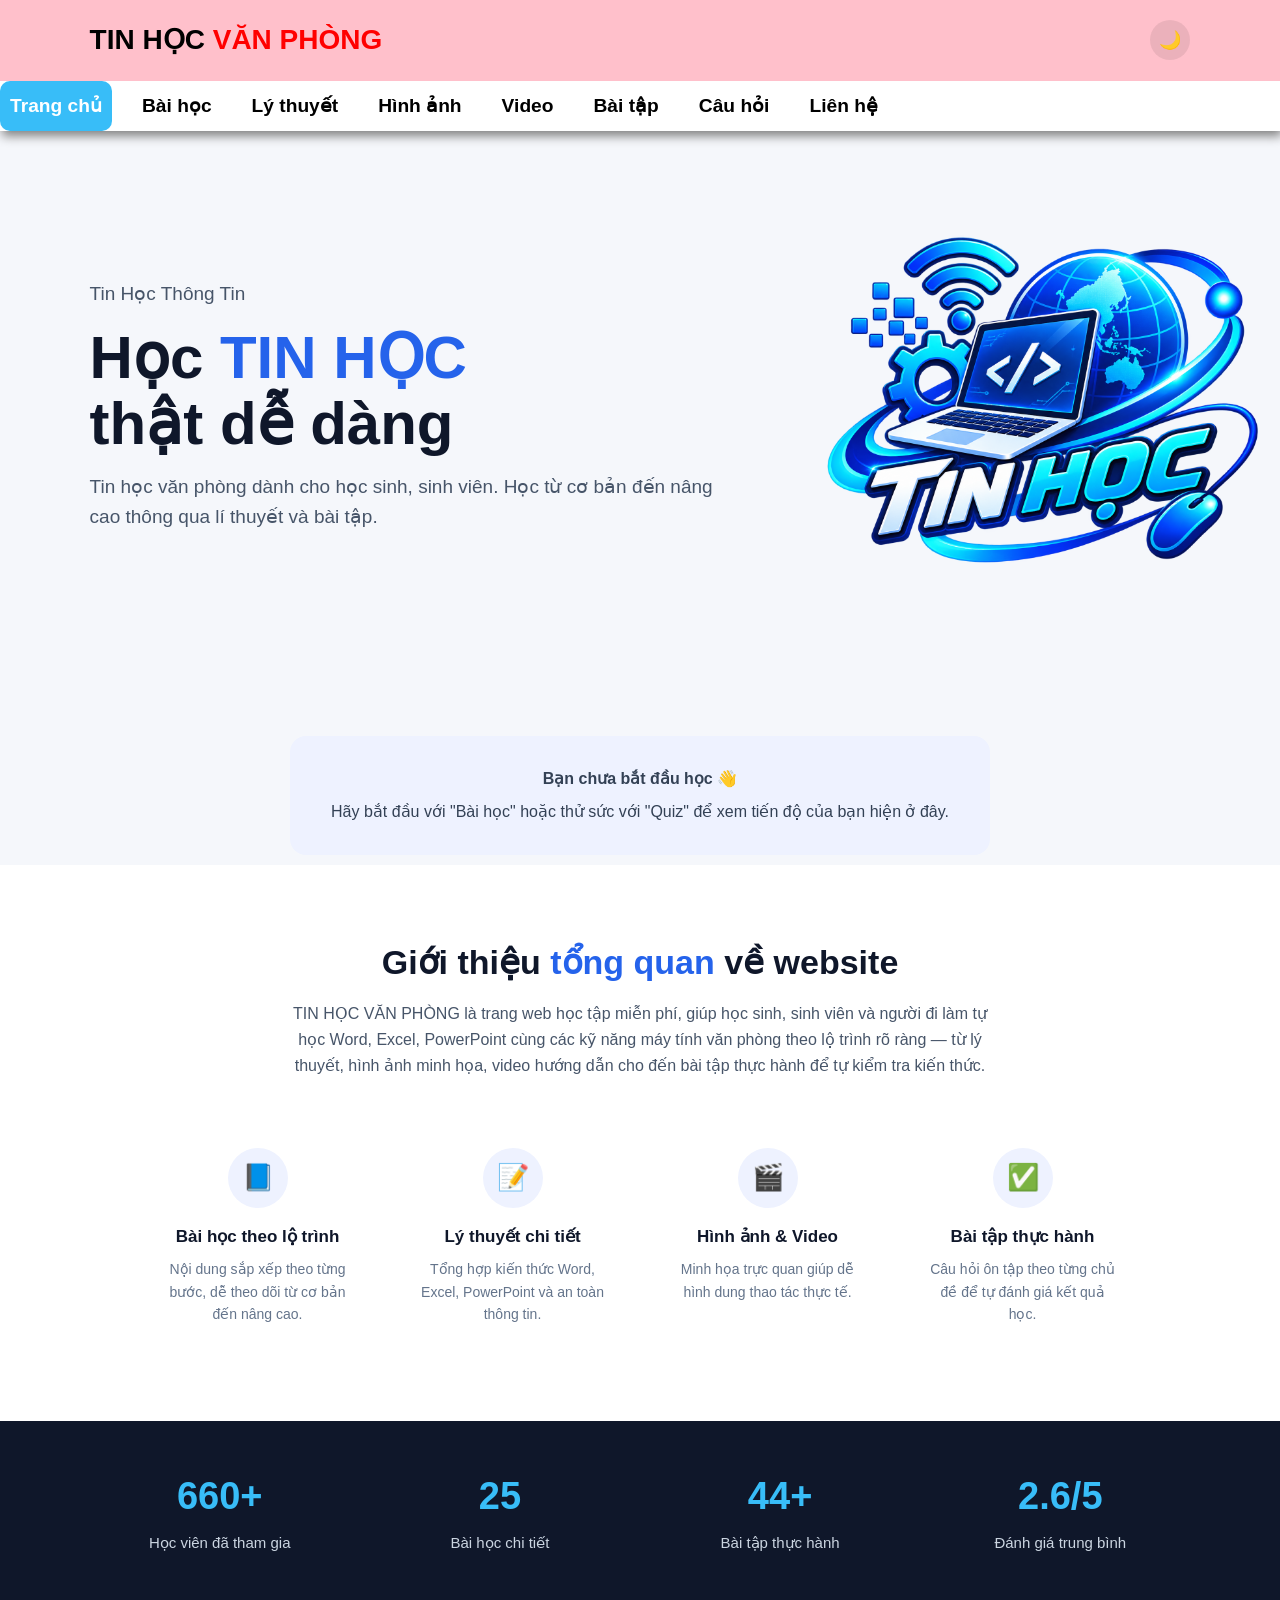
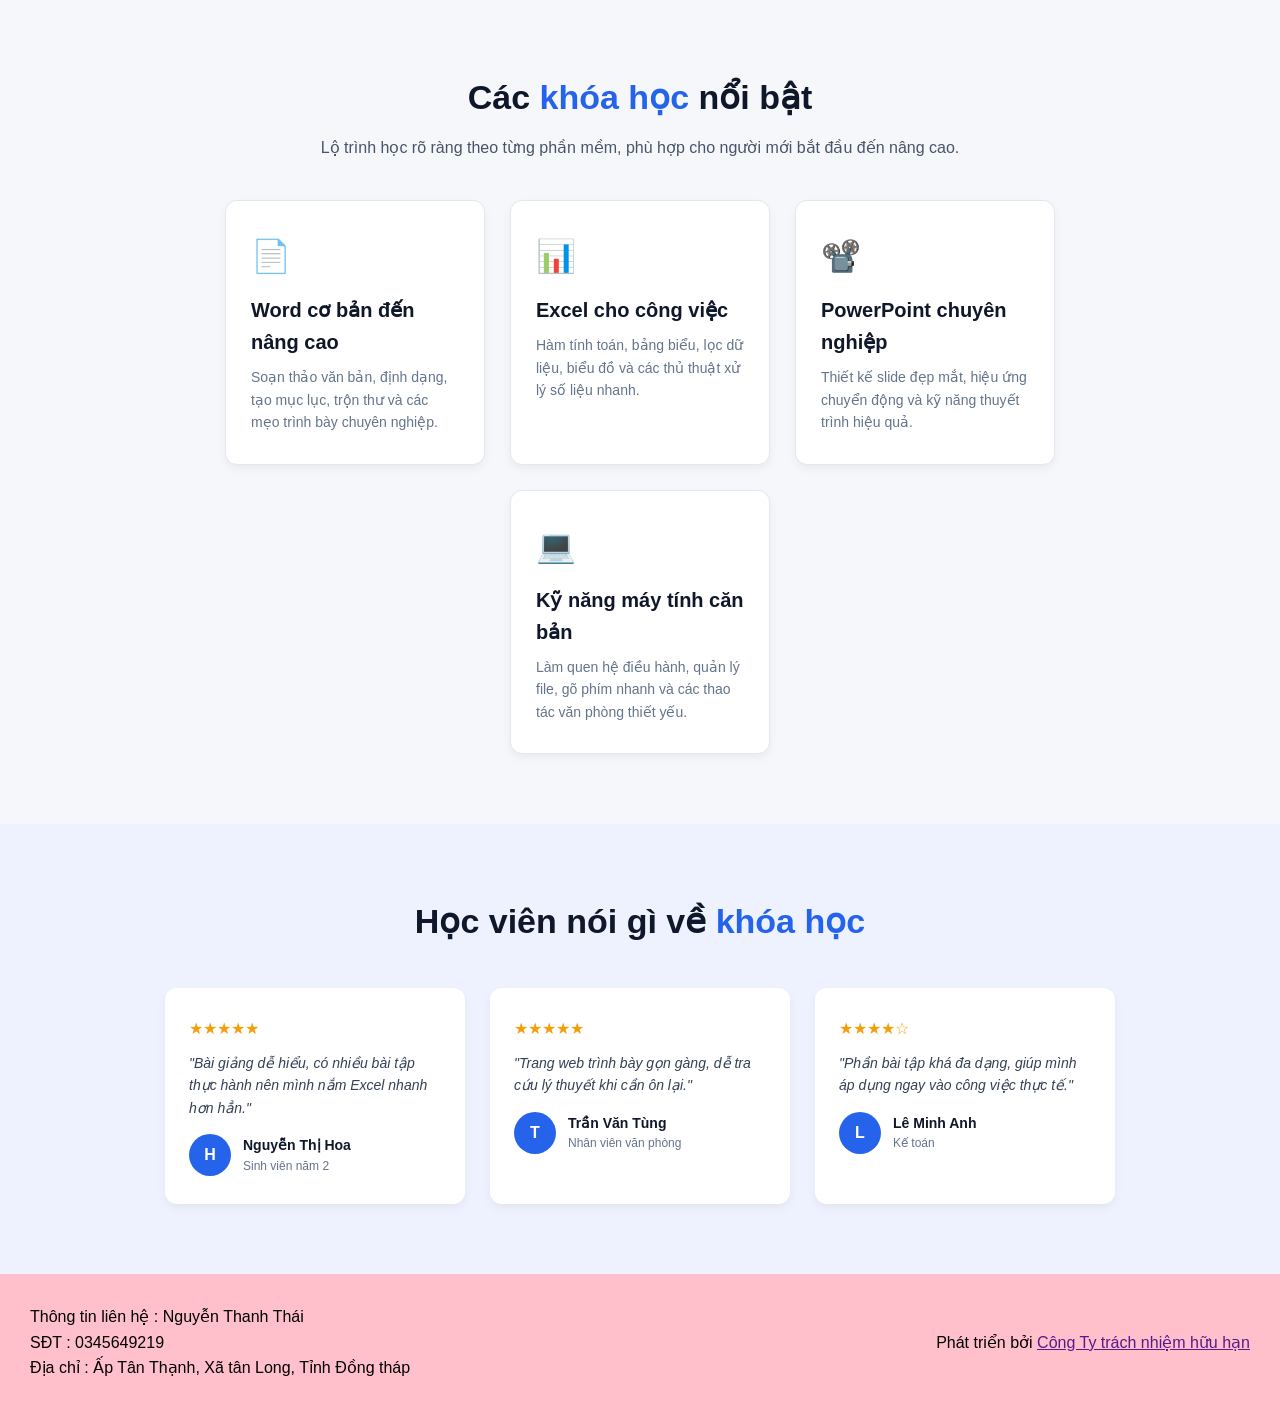
<file: index.html>
<!DOCTYPE html>
<html lang="vi">
<head>
    <meta charset="UTF-8">
    <meta name="viewport" content="width=device-width, initial-scale=1.0">

    <title>TIN HỌC VĂN PHÒNG</title>

    <style>
        * {
            margin: 0;
            padding: 0;
            box-sizing: border-box;
        }
        body {
            font-family: Arial, sans-serif;
            background: #f5f7fb;
            color: #1e293b;
            line-height: 1.6;
        }
        header {
            background: pink;
            color: rgb(0, 0, 0);
            padding: 18px 7%;
            display: flex;
            justify-content: right;
            align-items: center;
            position: sticky;
            top: 0;
            z-index: 1000;
        }
        .tieude{
            font-size: 28px;
            font-weight: bold;
        }
        .tieude span{
            color: red;
        }
        nav {
            height: 50px;
            display: flex;
            gap: 20px;
            background-color: white;
            box-shadow: 2px 5px 10px gray;
        }
        nav a {
            color: black;
            text-decoration: none;
            font-weight: bold;
            font-size: larger;
            border-top: 0px;
            padding:10px ;
            align-items: center;
        }
        nav a:hover {
            background-color: aqua;
            color: #38bdf8;
            gap: 20px;
            border-radius: 10px;
        }
        .trangchu {
            height: 550px;
            padding: 80px 7%;
            display:flex;
            justify-self: space-between;
            align-items: center;
            gap: 50px;
        }
        .trangchu h1 {
            font-size: 60px;
            line-height: 1.1;
            color: #0f172a;
            margin: 15px 0;
        }
        .trangchu h1 span {
            color: #2563eb;
        }
        .trangchu p {
            font-size: 19px;
            color: #475569;
            width: 650px;
        }   
        img {
            width: 500px;
            height: auto;
            margin: 0;
            padding: 0px;
        }
        /* ===== Thống kê / tính năng nổi bật ===== */
        .thongke {
            background: #0f172a;
            color: #fff;
            padding: 45px 7%;
            display: flex;
            justify-content: space-between;
            flex-wrap: wrap;
            gap: 20px;
            text-align: center;
        }
        .thongke .item {
            flex: 1;
            min-width: 150px;
        }
        .thongke .item .so {
            font-size: 38px;
            font-weight: bold;
            color: #38bdf8;
        }
        .thongke .item .nhan {
            font-size: 15px;
            color: #cbd5e1;
            margin-top: 5px;
        }

        /* ===== Giới thiệu khóa học ===== */
        .khoahoc {
            padding: 70px 7%;
            text-align: center;
        }
        .khoahoc h2 {
            font-size: 34px;
            color: #0f172a;
        }
        .khoahoc h2 span {
            color: #2563eb;
        }
        .khoahoc > p {
            color: #475569;
            max-width: 650px;
            margin: 10px auto 40px;
        }
        .khoahoc-list {
            display: flex;
            justify-content: center;
            gap: 25px;
            flex-wrap: wrap;
        }
        .khoahoc-list .card {
            background: #fff;
            border: 1px solid #e2e8f0;
            border-radius: 12px;
            padding: 30px 25px;
            width: 260px;
            text-align: left;
            box-shadow: 0 4px 10px rgba(0,0,0,0.05);
            transition: transform 0.2s ease, box-shadow 0.2s ease;
        }
        .khoahoc-list .card:hover {
            transform: translateY(-6px);
            box-shadow: 0 10px 20px rgba(0,0,0,0.1);
        }
        .khoahoc-list .icon {
            font-size: 32px;
            margin-bottom: 12px;
        }
        .khoahoc-list h3 {
            font-size: 20px;
            color: #0f172a;
            margin-bottom: 8px;
        }
        .khoahoc-list p {
            font-size: 14px;
            color: #64748b;
        }

        /* ===== Đánh giá học viên ===== */
        .danhgia {
            background: #eef2ff;
            padding: 70px 7%;
            text-align: center;
        }
        .danhgia h2 {
            font-size: 34px;
            color: #0f172a;
            margin-bottom: 40px;
        }
        .danhgia h2 span {
            color: #2563eb;
        }
        .danhgia-list {
            display: flex;
            justify-content: center;
            gap: 25px;
            flex-wrap: wrap;
        }
        .danhgia-list .card {
            background: #fff;
            border-radius: 12px;
            padding: 28px 24px;
            width: 300px;
            text-align: left;
            box-shadow: 0 4px 10px rgba(0,0,0,0.05);
        }
        .danhgia-list .sao {
            color: #f59e0b;
            font-size: 16px;
            margin-bottom: 10px;
        }
        .danhgia-list .noidung {
            font-size: 14px;
            color: #334155;
            font-style: italic;
            margin-bottom: 15px;
        }
        .danhgia-list .nguoi {
            display: flex;
            align-items: center;
            gap: 12px;
        }
        .danhgia-list .avatar {
            width: 42px;
            height: 42px;
            border-radius: 50%;
            background: #2563eb;
            color: #fff;
            display: flex;
            align-items: center;
            justify-content: center;
            font-weight: bold;
        }
        .danhgia-list .ten {
            font-weight: bold;
            font-size: 14px;
            color: #0f172a;
        }
        .danhgia-list .vaitro {
            font-size: 12px;
            color: #64748b;
        }

        /* ===== Giới thiệu tổng quan về website ===== */
        .gioithieu {
            padding: 70px 7%;
            background: white;
        }
        .gioithieu .title {
            text-align: center;
            max-width: 700px;
            margin: 0 auto 45px;
        }
        .gioithieu .title h2 {
            font-size: 34px;
            color: #0f172a;
        }
        .gioithieu .title h2 span {
            color: #2563eb;
        }
        .gioithieu .title p {
            color: #475569;
            margin-top: 12px;
        }
        .gioithieu-list {
            display: flex;
            justify-content: center;
            gap: 25px;
            flex-wrap: wrap;
        }
        .gioithieu-list .the {
            width: 230px;
            text-align: center;
            padding: 25px 20px;
        }
        .gioithieu-list .icon {
            width: 60px;
            height: 60px;
            margin: 0 auto 15px;
            background: #eef2ff;
            color: #2563eb;
            border-radius: 50%;
            display: flex;
            align-items: center;
            justify-content: center;
            font-size: 26px;
        }
        .gioithieu-list h3 {
            font-size: 17px;
            color: #0f172a;
            margin-bottom: 8px;
        }
        .gioithieu-list p {
            font-size: 14px;
            color: #64748b;
        }

        footer {
            background: pink;
            color: rgb(0, 0, 0);
            display: flex;
            justify-content: space-between;
            align-items: center;
            padding: 30px;
        }
        nav a.active {
            background-color: #38bdf8;
            color: white;
            border-radius: 10px;
        }
        #len-dau {
            position: fixed;
            right: 25px;
            bottom: 25px;
            width: 46px;
            height: 46px;
            border-radius: 50%;
            background: #2563eb;
            color: white;
            border: none;
            font-size: 20px;
            cursor: pointer;
            box-shadow: 0 6px 16px rgba(0,0,0,0.2);
            display: none;
            align-items: center;
            justify-content: center;
            z-index: 999;
            transition: 0.3s;
        }
        #len-dau:hover {
            background: #1d4ed8;
        }
        #len-dau.hien {
            display: flex;
        }
        .dashboard {
            padding: 55px 7% 10px;
        }
        #dashboard-tiendo {
            max-width: 1000px;
            margin: 0 auto;
            display: flex;
            gap: 22px;
            flex-wrap: wrap;
        }
        #dashboard-tiendo .the {
            flex: 1;
            min-width: 220px;
            background: white;
            border-radius: 16px;
            padding: 26px;
            box-shadow: 0 8px 25px rgba(0,0,0,0.06);
            text-align: center;
        }
        #dashboard-tiendo .the .so-lon {
            font-size: 30px;
            font-weight: bold;
            color: #2563eb;
        }
        #dashboard-tiendo .the .nhan-nho {
            font-size: 14px;
            color: #64748b;
            margin-top: 6px;
        }
        #dashboard-tiendo .the .thanh-mini {
            width: 100%;
            height: 8px;
            background: #e2e8f0;
            border-radius: 20px;
            margin-top: 14px;
            overflow: hidden;
        }
        #dashboard-tiendo .the .thanh-mini-fill {
            height: 100%;
            background: #22c55e;
            border-radius: 20px;
            transition: width 0.5s ease;
        }
        #dashboard-trong {
            max-width: 700px;
            margin: 0 auto;
            text-align: center;
            background: #eef2ff;
            border-radius: 16px;
            padding: 30px;
            color: #334155;
        }
    </style>
    <link rel="stylesheet" href="./theme.css">
</head>
<body>
<header>
    <div class="tieude">
        TIN HỌC <span>VĂN PHÒNG</span>
    </div>
    <div class="header-dieukhien">
        <button id="toggle-theme" class="btn-icon" title="Chuyển giao diện sáng/tối">🌙</button>
        <button id="hamburger" class="btn-icon hamburger" title="Menu">☰</button>
    </div>
</header>
    <nav>
        <a href="">Trang chủ</a>
        <a href="./webcon/baihoc.html">Bài học</a>
        <a href="./webcon/lythuyet.html">Lý thuyết</a>
        <a href="./webcon/hinhanh.html">Hình ảnh</a>
        <a href="./webcon/vide.html">Video</a>
        <a href="./webcon/baitap.html">Bài tập</a>
        <a href="./webcon/quiz.html">Câu hỏi</a>
        <a href="./webcon/lienhe.html">Liên hệ</a>
    </nav>
<section class="trangchu">    
    <div>
        <p>Tin Học Thông Tin</p>
        <h1>
            Học <span>TIN HỌC</span>
            <br>
            thật dễ dàng
        </h1>
        <p>
            Tin học văn phòng dành cho học sinh,
            sinh viên. Học từ cơ bản đến nâng cao
            thông qua lí thuyết và bài tập.
        </p>
    </div> 
    <div>
        <img src="./img/anh11.png" alt="anh">
    </div>        
</section>
<section class="dashboard">
    <div id="dashboard-noidung"></div>
</section>

<section class="gioithieu">
    <div class="title">
        <h2>Giới thiệu <span>tổng quan</span> về website</h2>
        <p>
            TIN HỌC VĂN PHÒNG là trang web học tập miễn phí, giúp học sinh, sinh viên
            và người đi làm tự học Word, Excel, PowerPoint cùng các kỹ năng máy tính
            văn phòng theo lộ trình rõ ràng — từ lý thuyết, hình ảnh minh họa, video
            hướng dẫn cho đến bài tập thực hành để tự kiểm tra kiến thức.
        </p>
    </div>
    <div class="gioithieu-list">
        <div class="the">
            <div class="icon">📘</div>
            <h3>Bài học theo lộ trình</h3>
            <p>Nội dung sắp xếp theo từng bước, dễ theo dõi từ cơ bản đến nâng cao.</p>
        </div>
        <div class="the">
            <div class="icon">📝</div>
            <h3>Lý thuyết chi tiết</h3>
            <p>Tổng hợp kiến thức Word, Excel, PowerPoint và an toàn thông tin.</p>
        </div>
        <div class="the">
            <div class="icon">🎬</div>
            <h3>Hình ảnh & Video</h3>
            <p>Minh họa trực quan giúp dễ hình dung thao tác thực tế.</p>
        </div>
        <div class="the">
            <div class="icon">✅</div>
            <h3>Bài tập thực hành</h3>
            <p>Câu hỏi ôn tập theo từng chủ đề để tự đánh giá kết quả học.</p>
        </div>
    </div>
</section>

<section class="thongke">
    <div class="item">
        <div class="so" data-target="1200" data-suffix="+">0</div>
        <div class="nhan">Học viên đã tham gia</div>
    </div>
    <div class="item">
        <div class="so" data-target="45" data-suffix="">0</div>
        <div class="nhan">Bài học chi tiết</div>
    </div>
    <div class="item">
        <div class="so" data-target="80" data-suffix="+">0</div>
        <div class="nhan">Bài tập thực hành</div>
    </div>
    <div class="item">
        <div class="so" data-target="4.8" data-suffix="/5" data-decimals="1">0/5</div>
        <div class="nhan">Đánh giá trung bình</div>
    </div>
</section>

<section class="khoahoc">
    <h2>Các <span>khóa học</span> nổi bật</h2>
    <p>Lộ trình học rõ ràng theo từng phần mềm, phù hợp cho người mới bắt đầu đến nâng cao.</p>
    <div class="khoahoc-list">
        <div class="card">
            <div class="icon">📄</div>
            <h3>Word cơ bản đến nâng cao</h3>
            <p>Soạn thảo văn bản, định dạng, tạo mục lục, trộn thư và các mẹo trình bày chuyên nghiệp.</p>
        </div>
        <div class="card">
            <div class="icon">📊</div>
            <h3>Excel cho công việc</h3>
            <p>Hàm tính toán, bảng biểu, lọc dữ liệu, biểu đồ và các thủ thuật xử lý số liệu nhanh.</p>
        </div>
        <div class="card">
            <div class="icon">📽️</div>
            <h3>PowerPoint chuyên nghiệp</h3>
            <p>Thiết kế slide đẹp mắt, hiệu ứng chuyển động và kỹ năng thuyết trình hiệu quả.</p>
        </div>
        <div class="card">
            <div class="icon">💻</div>
            <h3>Kỹ năng máy tính căn bản</h3>
            <p>Làm quen hệ điều hành, quản lý file, gõ phím nhanh và các thao tác văn phòng thiết yếu.</p>
        </div>
    </div>
</section>

<section class="danhgia">
    <h2>Học viên nói gì về <span>khóa học</span></h2>
    <div class="danhgia-list">
        <div class="card">
            <div class="sao">★★★★★</div>
            <div class="noidung">"Bài giảng dễ hiểu, có nhiều bài tập thực hành nên mình nắm Excel nhanh hơn hẳn."</div>
            <div class="nguoi">
                <div class="avatar">H</div>
                <div>
                    <div class="ten">Nguyễn Thị Hoa</div>
                    <div class="vaitro">Sinh viên năm 2</div>
                </div>
            </div>
        </div>
        <div class="card">
            <div class="sao">★★★★★</div>
            <div class="noidung">"Trang web trình bày gọn gàng, dễ tra cứu lý thuyết khi cần ôn lại."</div>
            <div class="nguoi">
                <div class="avatar">T</div>
                <div>
                    <div class="ten">Trần Văn Tùng</div>
                    <div class="vaitro">Nhân viên văn phòng</div>
                </div>
            </div>
        </div>
        <div class="card">
            <div class="sao">★★★★☆</div>
            <div class="noidung">"Phần bài tập khá đa dạng, giúp mình áp dụng ngay vào công việc thực tế."</div>
            <div class="nguoi">
                <div class="avatar">L</div>
                <div>
                    <div class="ten">Lê Minh Anh</div>
                    <div class="vaitro">Kế toán</div>
                </div>
            </div>
        </div>
    </div>
</section>

<footer>
    <div>
        Thông tin liên hệ : Nguyễn Thanh Thái 
        <br>SĐT : 0345649219
        <br>Địa chỉ : Ấp Tân Thạnh, Xã tân Long, Tỉnh Đồng tháp

    </div>
    <p>
        Phát triển bởi <a href="">Công Ty trách nhiệm hữu hạn</a>
    </p>
</footer>

<button id="len-dau" title="Lên đầu trang">↑</button>

<script src="./site.js"></script>
<script>
    (function () {
        const o = document.getElementById("dashboard-noidung");
        const td = layTienDoTongHop();
        const chuaCoGi = td.buocBaihoc === 0 && td.cauBaitap === 0 && td.diemQuiz === 0;

        if (chuaCoGi) {
            o.innerHTML = `
                <div id="dashboard-trong">
                    <strong>Bạn chưa bắt đầu học 👋</strong>
                    <p style="margin-top:8px;">Hãy bắt đầu với "Bài học" hoặc thử sức với "Quiz" để xem tiến độ của bạn hiện ở đây.</p>
                </div>`;
            return;
        }

        const phanTramBaihoc = Math.round((td.buocBaihoc / 8) * 100);
        const phanTramBaitap = Math.round((td.cauBaitap / 12) * 100);
        const diemQuizChu = td.tongCauQuiz ? `${td.diemQuiz}/${td.tongCauQuiz}` : "Chưa làm";

        o.innerHTML = `
            <div id="dashboard-tiendo">
                <div class="the">
                    <div class="so-lon">${td.buocBaihoc}/8</div>
                    <div class="nhan-nho">Bước bài học đã hoàn thành</div>
                    <div class="thanh-mini"><div class="thanh-mini-fill" style="width:${phanTramBaihoc}%"></div></div>
                </div>
                <div class="the">
                    <div class="so-lon">${td.cauBaitap}/12</div>
                    <div class="nhan-nho">Câu bài tập đã hoàn thành</div>
                    <div class="thanh-mini"><div class="thanh-mini-fill" style="width:${phanTramBaitap}%"></div></div>
                </div>
                <div class="the">
                    <div class="so-lon">${diemQuizChu}</div>
                    <div class="nhan-nho">Điểm Quiz cao nhất</div>
                </div>
            </div>`;
    })();
    (function () {
        const links = document.querySelectorAll("nav a");
        const trang = window.location.pathname.split("/").pop() || "index.html";
        links.forEach((a) => {
            const href = a.getAttribute("href").split("/").pop();
            if (href === trang || (href === "" && trang === "index.html")) {
                a.classList.add("active");
            }
        });
    })();
    (function () {
        const soList = document.querySelectorAll(".so[data-target]");
        if (!soList.length) return;

        function chayDem(el) {
            const target = parseFloat(el.dataset.target);
            const suffix = el.dataset.suffix || "";
            const decimals = parseInt(el.dataset.decimals || "0", 10);
            const thoiGian = 1500;
            const batDau = performance.now();

            function capNhat(now) {
                const tiLe = Math.min((now - batDau) / thoiGian, 1);
                const giaTri = target * tiLe;
                el.textContent = giaTri.toFixed(decimals) + suffix;
                if (tiLe < 1) requestAnimationFrame(capNhat);
            }
            requestAnimationFrame(capNhat);
        }

        const quanSat = new IntersectionObserver((entries, obs) => {
            entries.forEach((entry) => {
                if (entry.isIntersecting) {
                    chayDem(entry.target);
                    obs.unobserve(entry.target);
                }
            });
        }, { threshold: 0.5 });

        soList.forEach((el) => quanSat.observe(el));
    })();
    (function () {
        const nut = document.getElementById("len-dau");
        window.addEventListener("scroll", () => {
            if (window.scrollY > 400) {
                nut.classList.add("hien");
            } else {
                nut.classList.remove("hien");
            }
        });
        nut.addEventListener("click", () => {
            window.scrollTo({ top: 0, behavior: "smooth" });
        });
    })();
</script>
</body>
</html>
</file>
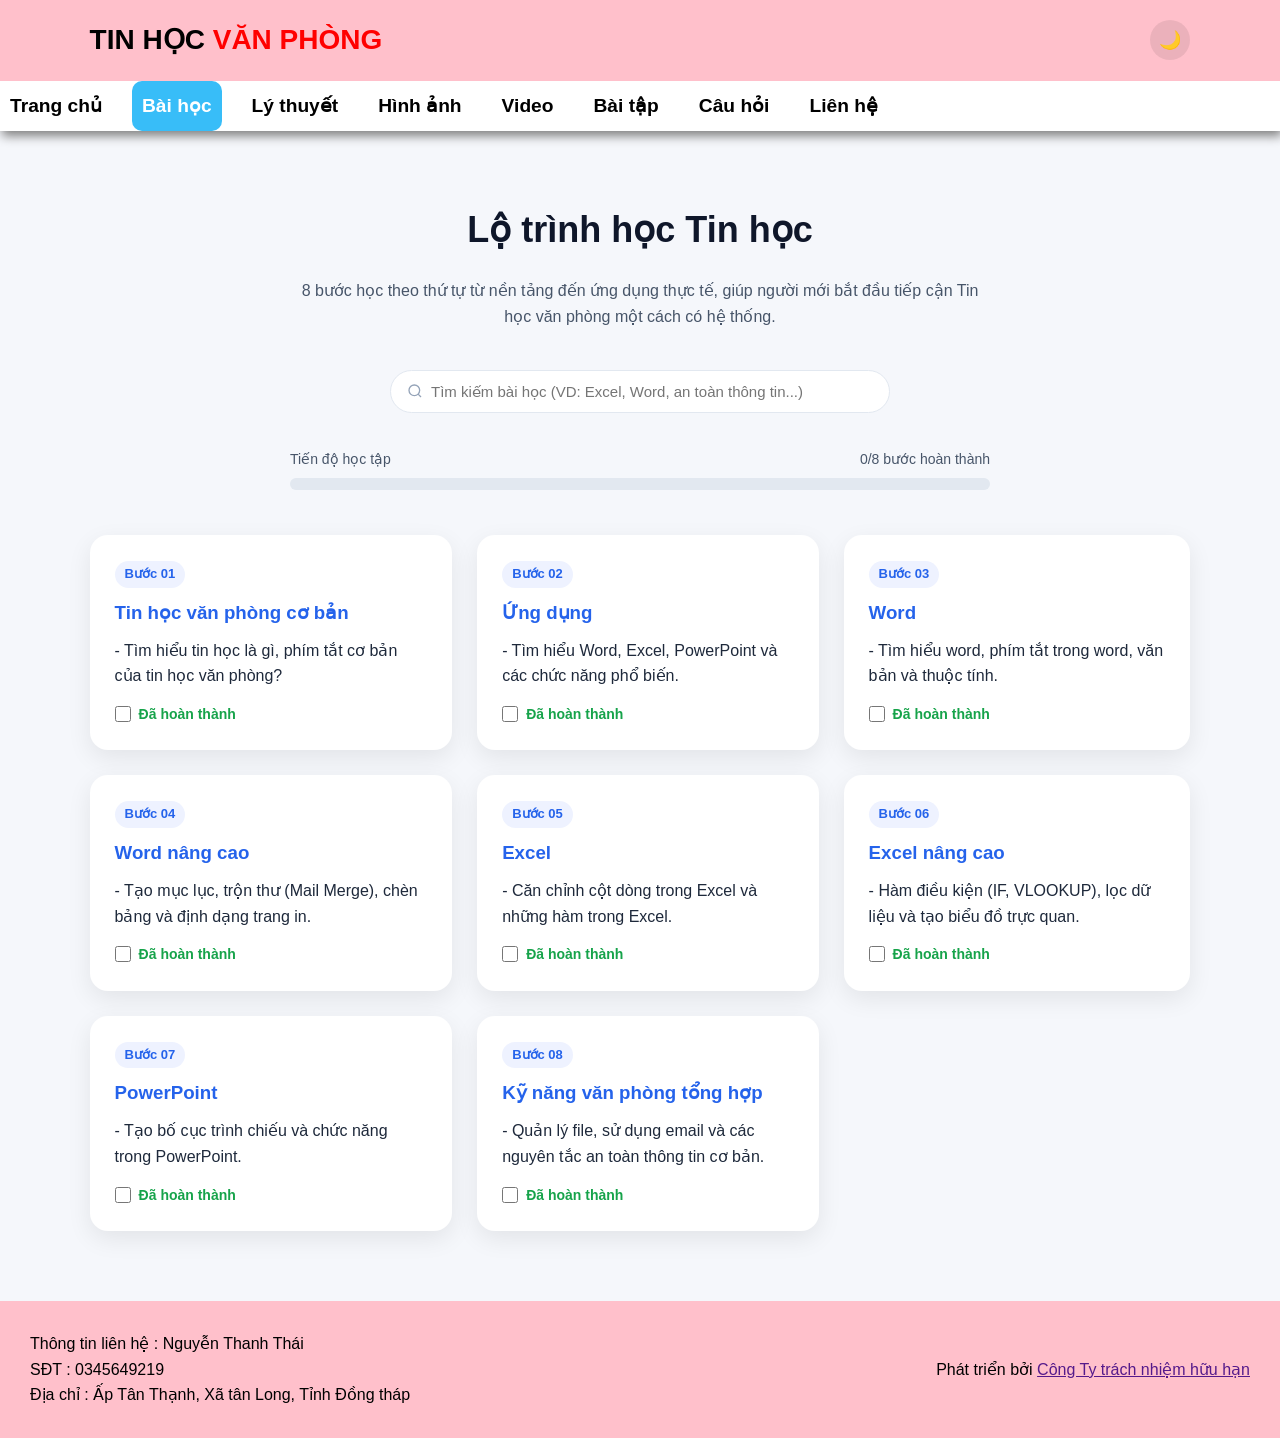
<file: webcon/baihoc.html>
<!DOCTYPE html>
<html lang="vi">
<head>
    <meta charset="UTF-8">
    <meta name="viewport" content="width=device-width, initial-scale=1.0">

    <title>TIN HỌC VĂN PHÒNG</title>

    <style>
        * {
            margin: 0;
            padding: 0;
            box-sizing: border-box;
        }
        body {
            font-family: Arial, sans-serif;
            background: #f5f7fb;
            color: #1e293b;
            line-height: 1.6;
        }
        header {
            background: pink;
            color: rgb(0, 0, 0);
            padding: 18px 7%;
            display: flex;
            justify-content: right;
            align-items: center;
            position: sticky;
            top: 0;
            z-index: 1000;
        }
        .tieude{
            font-size: 28px;
            font-weight: bold;
        }
        .tieude span{
            color: red;
        }
        nav {
            height: 50px;
            display: flex;
            gap: 20px;
            background-color: white;
            box-shadow: 2px 5px 10px gray;
        }
        nav a {
            color: black;
            text-decoration: none;
            font-weight: bold;
            font-size: larger;
            border-top: 0px;
            padding:10px ;
            align-items: center;
        }
        nav a:hover {
            background-color: aqua;
            color: #38bdf8;
            gap: 20px;
            border-radius: 10px;
        }             
        section {
            padding: 70px 7%;
        }
        .title {
            text-align: center;
            margin-bottom: 20px;
        }
        .title h2 {
            font-size: 36px;
            color: #0f172a;
        }
        .bang {
            display: grid;
            grid-template-columns:auto auto auto;
            gap: 25px;
        }
        .n {
            background: white;
            padding: 25px;
            border-radius: 18px;
            box-shadow:0 8px 25px rgba(0,0,0,0.08);
            transition: 0.3s;
        }
        .n:hover {
            transform: translateY(-15px);
        }
        .n h3 {
            color: #2563eb;
            margin: 10px 0;
        }
        .n .buoc {
            display: inline-block;
            background: #eef2ff;
            color: #2563eb;
            font-weight: bold;
            font-size: 13px;
            padding: 3px 10px;
            border-radius: 20px;
        }
        .ghichu {
            text-align: center;
            max-width: 700px;
            margin: 0 auto 40px;
            color: #475569;
        }
        footer {
            background: pink;
            color: rgb(0, 0, 0);;
            display: flex;
            justify-content: space-between;
            align-items: center;
            padding: 30px;
        }
        nav a.active {
            background-color: #38bdf8;
            color: white;
            border-radius: 10px;
        }
        .n.xong {
            border: 2px solid #22c55e;
        }
        .n .hoanthanh {
            display: flex;
            align-items: center;
            gap: 8px;
            margin-top: 14px;
            font-size: 14px;
            color: #16a34a;
            font-weight: bold;
            cursor: pointer;
            user-select: none;
        }
        .n .hoanthanh input {
            width: 16px;
            height: 16px;
            cursor: pointer;
        }
        .tim-kiem-khung {
            max-width: 500px;
            margin: 0 auto 35px;
            position: relative;
        }
        .tim-kiem-khung input {
            width: 100%;
            padding: 12px 18px 12px 40px;
            border-radius: 30px;
            border: 1px solid #e2e8f0;
            font-size: 15px;
            background: white url('data:image/svg+xml;utf8,<svg xmlns="http://www.w3.org/2000/svg" width="16" height="16" viewBox="0 0 24 24" fill="none" stroke="%2394a3b8" stroke-width="2"><circle cx="11" cy="11" r="8"/><line x1="21" y1="21" x2="16.65" y2="16.65"/></svg>') no-repeat 16px center;
        }
        .tim-kiem-khung input:focus {
            outline: none;
            border-color: #2563eb;
        }
        #khong-co-ket-qua {
            display: none;
            text-align: center;
            color: #94a3b8;
            margin-bottom: 30px;
        }
        .tiendo-khung {
            max-width: 700px;
            margin: 0 auto 45px;
        }
        .tiendo-nhan {
            display: flex;
            justify-content: space-between;
            font-size: 14px;
            color: #475569;
            margin-bottom: 8px;
        }
        .tiendo-thanh {
            width: 100%;
            height: 12px;
            background: #e2e8f0;
            border-radius: 20px;
            overflow: hidden;
        }
        .tiendo-fill {
            height: 100%;
            width: 0%;
            background: #22c55e;
            border-radius: 20px;
            transition: width 0.4s ease;
        }
    </style>
    <link rel="stylesheet" href="../theme.css">
</head>
<body>
<header>
    <div class="tieude">
        TIN HỌC <span>VĂN PHÒNG</span>
    </div>
    <div class="header-dieukhien">
        <button id="toggle-theme" class="btn-icon" title="Chuyển giao diện sáng/tối">🌙</button>
        <button id="hamburger" class="btn-icon hamburger" title="Menu">☰</button>
    </div>
</header>
    <nav>
        <a href="../index.html">Trang chủ</a>
        <a href="./baihoc.html">Bài học</a>
        <a href="./lythuyet.html" >Lý thuyết</a>
        <a href="./hinhanh.html" >Hình ảnh</a>
        <a href="./vide.html" >Video</a>
        <a href="./baitap.html">Bài tập</a>
        <a href="./quiz.html">Câu hỏi</a>
        <a href="./lienhe.html">Liên hệ</a>
    </nav>
<section id="baihoc">
    <div class="title">
        <h2>
            Lộ trình học Tin học
        </h2>
    </div>
    <p class="ghichu">
        8 bước học theo thứ tự từ nền tảng đến ứng dụng thực tế, giúp người mới
        bắt đầu tiếp cận Tin học văn phòng một cách có hệ thống.
    </p>
    <div class="tim-kiem-khung">
        <input type="text" id="tim-kiem-baihoc" placeholder="Tìm kiếm bài học (VD: Excel, Word, an toàn thông tin...)">
    </div>
    <p id="khong-co-ket-qua">Không tìm thấy bài học phù hợp với từ khóa.</p>
    <div class="tiendo-khung">
        <div class="tiendo-nhan">
            <span>Tiến độ học tập</span>
            <span id="tiendo-text">0/8 bước hoàn thành</span>
        </div>
        <div class="tiendo-thanh">
            <div class="tiendo-fill" id="tiendo-fill"></div>
        </div>
    </div>
    <div class="bang">
        <div class="n" data-buoc="1">
            <span class="buoc">Bước 01</span>
            <h3>
                Tin học văn phòng cơ bản
            </h3>
            <p>
                - Tìm hiểu tin học là gì, phím tắt cơ bản của tin học
                văn phòng?
            </p>
            <label class="hoanthanh">
                <input type="checkbox" class="check-buoc" data-buoc="1"> Đã hoàn thành
            </label>
        </div>
        <div class="n" data-buoc="2">
            <span class="buoc">Bước 02</span>
            <h3>
                Ứng dụng
            </h3>
            <p>
                - Tìm hiểu Word, Excel, PowerPoint
                và các chức năng phổ biến.
            </p>
            <label class="hoanthanh">
                <input type="checkbox" class="check-buoc" data-buoc="2"> Đã hoàn thành
            </label>
        </div>
        <div class="n" data-buoc="3">
            <span class="buoc">Bước 03</span>
            <h3>
                Word
            </h3>
            <p>
                - Tìm hiểu word, phím tắt trong word,
                văn bản và thuộc tính.
            </p>
            <label class="hoanthanh">
                <input type="checkbox" class="check-buoc" data-buoc="3"> Đã hoàn thành
            </label>
        </div>
        <div class="n" data-buoc="4">
            <span class="buoc">Bước 04</span>
            <h3>
                Word nâng cao
            </h3>
            <p>
                - Tạo mục lục, trộn thư (Mail Merge), chèn bảng
                và định dạng trang in.
            </p>
            <label class="hoanthanh">
                <input type="checkbox" class="check-buoc" data-buoc="4"> Đã hoàn thành
            </label>
        </div>
        <div class="n" data-buoc="5">
            <span class="buoc">Bước 05</span>
            <h3>
                Excel
            </h3>
            <p>
                - Căn chỉnh cột dòng trong Excel và những 
                hàm trong Excel.
            </p>
            <label class="hoanthanh">
                <input type="checkbox" class="check-buoc" data-buoc="5"> Đã hoàn thành
            </label>
        </div>
        <div class="n" data-buoc="6">
            <span class="buoc">Bước 06</span>
            <h3>
                Excel nâng cao
            </h3>
            <p>
                - Hàm điều kiện (IF, VLOOKUP), lọc dữ liệu
                và tạo biểu đồ trực quan.
            </p>
            <label class="hoanthanh">
                <input type="checkbox" class="check-buoc" data-buoc="6"> Đã hoàn thành
            </label>
        </div>
        <div class="n" data-buoc="7">
            <span class="buoc">Bước 07</span>
            <h3>
                PowerPoint
            </h3>
            <p>
                - Tạo bố cục trình chiếu và chức năng
                trong PowerPoint.
            </p>
            <label class="hoanthanh">
                <input type="checkbox" class="check-buoc" data-buoc="7"> Đã hoàn thành
            </label>
        </div>
        <div class="n" data-buoc="8">
            <span class="buoc">Bước 08</span>
            <h3>
                Kỹ năng văn phòng tổng hợp
            </h3>
            <p>
                - Quản lý file, sử dụng email và các nguyên tắc
                an toàn thông tin cơ bản.
            </p>
            <label class="hoanthanh">
                <input type="checkbox" class="check-buoc" data-buoc="8"> Đã hoàn thành
            </label>
        </div>
    </div>
</section>
<footer>
    <div>
        Thông tin liên hệ : Nguyễn Thanh Thái 
        <br>SĐT : 0345649219
        <br>Địa chỉ : Ấp Tân Thạnh, Xã tân Long, Tỉnh Đồng tháp

    </div>
    <p>
        Phát triển bởi <a href="">Công Ty trách nhiệm hữu hạn</a>
    </p>
</footer>

<script src="../site.js"></script>
<script>
    (function () {
        const KHOA = "tinhocvp_baihoc_tiendo";
        const checkboxes = document.querySelectorAll(".check-buoc");
        const tiendoFill = document.getElementById("tiendo-fill");
        const tiendoText = document.getElementById("tiendo-text");
        const tongSo = checkboxes.length;

        function layDaLuu() {
            try {
                return JSON.parse(localStorage.getItem(KHOA)) || {};
            } catch (e) {
                return {};
            }
        }

        function capNhatTiendo() {
            const daLuu = layDaLuu();
            let soXong = 0;
            checkboxes.forEach((cb) => {
                const buoc = cb.dataset.buoc;
                const the = cb.closest(".n");
                if (daLuu[buoc]) {
                    cb.checked = true;
                    the.classList.add("xong");
                    soXong++;
                } else {
                    cb.checked = false;
                    the.classList.remove("xong");
                }
            });
            const phanTram = tongSo ? Math.round((soXong / tongSo) * 100) : 0;
            tiendoFill.style.width = phanTram + "%";
            tiendoText.textContent = soXong + "/" + tongSo + " bước hoàn thành";
        }

        checkboxes.forEach((cb) => {
            cb.addEventListener("change", () => {
                const daLuu = layDaLuu();
                daLuu[cb.dataset.buoc] = cb.checked;
                localStorage.setItem(KHOA, JSON.stringify(daLuu));
                capNhatTiendo();
                toast(cb.checked ? "Đã đánh dấu hoàn thành ✓" : "Đã bỏ đánh dấu");
            });
        });

        capNhatTiendo();
    })();
    (function () {
        const oTimKiem = document.getElementById("tim-kiem-baihoc");
        const the = document.querySelectorAll(".n");
        const khongCoKq = document.getElementById("khong-co-ket-qua");
        if (!oTimKiem) return;

        oTimKiem.addEventListener("input", () => {
            const tuKhoa = oTimKiem.value.trim().toLowerCase();
            let soHienThi = 0;
            the.forEach((card) => {
                const noiDung = card.textContent.toLowerCase();
                const khop = noiDung.includes(tuKhoa);
                card.style.display = khop ? "" : "none";
                if (khop) soHienThi++;
            });
            khongCoKq.style.display = soHienThi === 0 ? "block" : "none";
        });
    })();
</script>
</body>
</html>
</file>
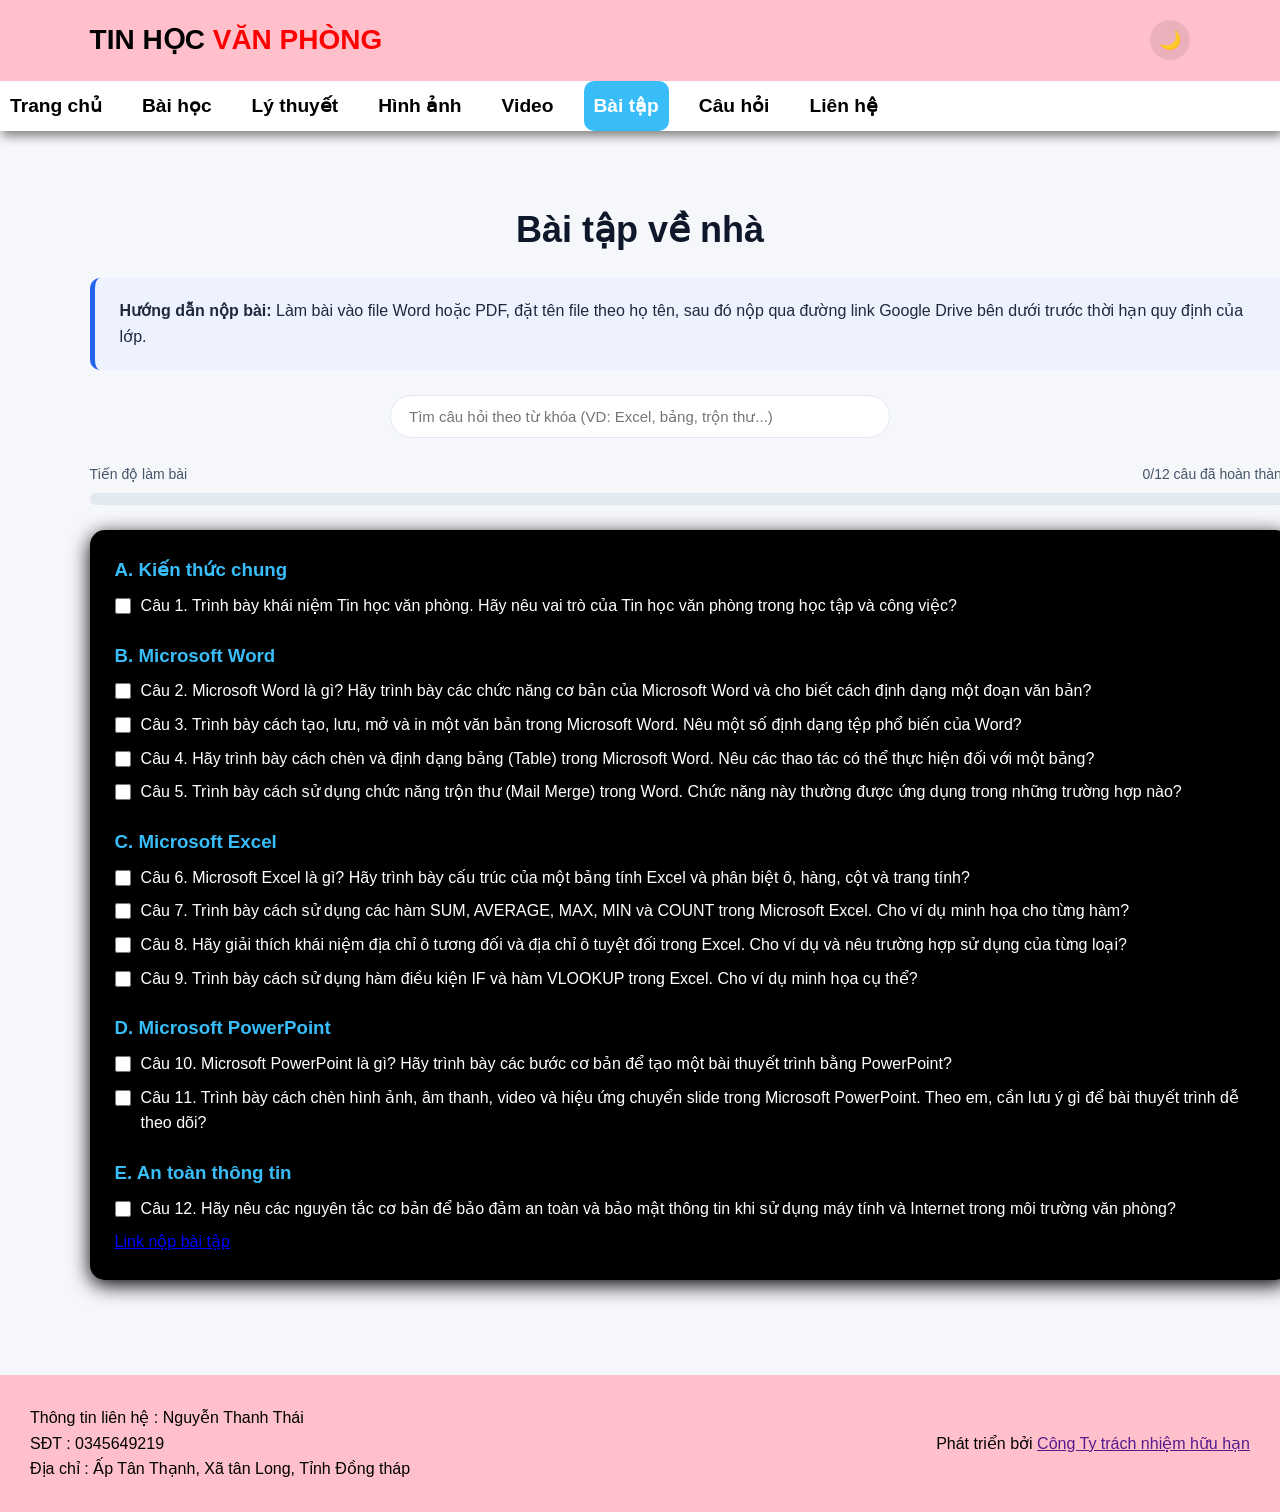
<file: webcon/baitap.html>
<!DOCTYPE html>
<html lang="vi">
<head>
    <meta charset="UTF-8">
    <meta name="viewport" content="width=device-width, initial-scale=1.0">

    <title>TIN HỌC VĂN PHÒNG</title>

    <style>
        * {
            margin: 0;
            padding: 0;
            box-sizing: border-box;
        }
        body {
            font-family: Arial, sans-serif;
            background: #f5f7fb;
            color: #1e293b;
            line-height: 1.6;
        }
        header {
            background: pink;
            color: black;
            padding: 18px 7%;
            display: flex;
            justify-content: right;
            align-items: center;
            position: sticky;
            top: 0;
            z-index: 1000;
        }
        .tieude{
            font-size: 28px;
            font-weight: bold;
        }
        .tieude span{
            color: red;
        }
         nav {
            height: 50px;
            display: flex;
            gap: 20px;
            background-color: white;
            box-shadow: 2px 5px 10px gray;
        }
        nav a {
            color: black;
            text-decoration: none;
            font-weight: bold;
            font-size: larger;
            border-top: 0px;
            padding:10px ;
            align-items: center;
        }
        nav a:hover {
            background-color: aqua;
            color: #38bdf8;
            gap: 20px;
            border-radius: 10px;
        }
        .trangchu {
            height: 550px;
            padding: 80px 7%;
            display: grid;
            align-items: center;
            gap: 50px;
        }
        .trangchu h1 {
            font-size: 60px;
            line-height: 1.1;
            color: #0f172a;
            margin: 15px 0;
        }
        .trangchu h1 span {
            color: #2563eb;
        }
        .trangchu p {
            font-size: 19px;
            color: #475569;
            width: 650px;
        }
        .bđ {
            display: inline-block;
            margin-top: 25px;
            padding: 14px 25px;
            background: #2563eb;
            color: white;
            text-decoration: none;
            border-radius: 10px;
            font-weight: bold;
        }
        .bđ:hover {
            background: #1d4ed8;
            color: yellow;
        }       
        section {
            padding: 70px 7%;
        }
        .title {
            text-align: center;
            margin-bottom: 20px;
        }
        .title h2 {
            font-size: 36px;
            color: #0f172a;
        }
        .bang {
            display: grid;
            grid-template-columns:auto auto auto;
            gap: 25px;
        }
        .n {
            background: white;
            padding: 25px;
            border-radius: 18px;
            box-shadow:0 8px 25px rgba(0,0,0,0.08);
            transition: 0.3s;
        }
        .n:hover {
            transform: translateY(-15px);
        }
        .n h3 {
            color: #2563eb;
            margin: 10px 0;
        }
        .noidung {
            width: 900px;
            margin: auto;
            background: #0b1120;
            color: white;
            padding: 30px;
            }
        #tailieu{
            color:blue;
            text-decoration: none;
            margin-right:auto ;
            text-align: right;
        }
        .anh {
            display: grid;
            grid-template-columns:repeat(auto-fit, minmax(250px, 1fr));
            gap: 20px;
        }
        .anh img {
            width: 100%;
            height: 220px;
            object-fit: cover;
            border-radius: 15px;
            transition: 0.3s;
        }
        .anh img:hover {
            transform: scale(1.2);
        }
        .video {
            width: 720px;
            margin: auto;
            padding: 10px;
            border-radius: 18px;
        }
        .video img {
            width: 100%;
            aspect-ratio: 16 / 9;
            border: none;
            border-radius: 12px;
            box-shadow: 0px 5px 10px gray;
        }
        .btvn {
            color: white;
            width: 1200px;
            margin: auto;
            margin-bottom: 0px ;
            background: black;
            padding: 25px;
            margin-bottom: 25px;
            border-radius: 15px;
            box-shadow:0 5px 20px black;
        }    
        .btvn a{
            color: blue;
            text-align: right;
            justify-content: right;
        }
        .btvn h3 {
            color: #38bdf8;
            margin: 22px 0 8px;
        }
        .btvn h3:first-child {
            margin-top: 0;
        }
        .btvn p {
            margin-bottom: 8px;
        }
        .tim-kiem-khung {
            width: 500px;
            max-width: 90%;
            margin: 0 auto 25px;
        }
        .tim-kiem-khung input {
            width: 100%;
            padding: 12px 18px;
            border-radius: 30px;
            border: 1px solid #e2e8f0;
            font-size: 15px;
        }
        .tim-kiem-khung input:focus {
            outline: none;
            border-color: #2563eb;
        }
        #khong-co-ket-qua {
            display: none;
            text-align: center;
            color: #94a3b8;
            margin-bottom: 20px;
        }
        .huongdan {
            width: 1200px;
            margin: 0 auto 25px;
            background: #eef2ff;
            border-left: 5px solid #2563eb;
            border-radius: 10px;
            padding: 20px 25px;
            color: #1e293b;
        }
        footer {
            background: pink;
            color: rgb(0, 0, 0);
            display: flex;
            justify-content: space-between;
            align-items: center;
            padding: 30px;
        }
        nav a.active {
            background-color: #38bdf8;
            color: white;
            border-radius: 10px;
        }
        .tiendo-khung {
            width: 1200px;
            margin: 0 auto 25px;
        }
        .tiendo-nhan {
            display: flex;
            justify-content: space-between;
            font-size: 14px;
            color: #475569;
            margin-bottom: 8px;
        }
        .tiendo-thanh {
            width: 100%;
            height: 12px;
            background: #e2e8f0;
            border-radius: 20px;
            overflow: hidden;
        }
        .tiendo-fill {
            height: 100%;
            width: 0%;
            background: #22c55e;
            border-radius: 20px;
            transition: width 0.4s ease;
        }
        .cau {
            display: flex;
            align-items: flex-start;
            gap: 10px;
            margin-bottom: 8px;
        }
        .cau input {
            margin-top: 5px;
            width: 16px;
            height: 16px;
            cursor: pointer;
            flex-shrink: 0;
        }
        .cau p {
            margin-bottom: 0 !important;
        }
        .cau.xong p {
            text-decoration: line-through;
            color: #94a3b8;
        }
    </style>
    <link rel="stylesheet" href="../theme.css">
</head>
<body>
<header>
    <div class="tieude">
        TIN HỌC <span>VĂN PHÒNG</span>
    </div>
    <div class="header-dieukhien">
        <button id="toggle-theme" class="btn-icon" title="Chuyển giao diện sáng/tối">🌙</button>
        <button id="hamburger" class="btn-icon hamburger" title="Menu">☰</button>
    </div>
</header>
    <nav>
        <a href="../index.html">Trang chủ</a>
        <a href="./baihoc.html">Bài học</a>
        <a href="./lythuyet.html">Lý thuyết</a>
        <a href="./hinhanh.html">Hình ảnh</a>
        <a href="./vide.html">Video</a>
        <a href="./baitap.html">Bài tập</a>
        <a href="./quiz.html">Câu hỏi</a>
        <a href="./lienhe.html">Liên hệ</a>
    </nav>
<section id="baitap">
    <div class="title">
        <h2>
                Bài tập về nhà
        </h2>
    </div>
    <div class="huongdan">
        <strong>Hướng dẫn nộp bài:</strong> Làm bài vào file Word hoặc PDF, đặt tên file theo họ tên,
        sau đó nộp qua đường link Google Drive bên dưới trước thời hạn quy định của lớp.
    </div>
    <div class="tim-kiem-khung">
        <input type="text" id="tim-kiem-baitap" placeholder="Tìm câu hỏi theo từ khóa (VD: Excel, bảng, trộn thư...)">
    </div>
    <p id="khong-co-ket-qua">Không tìm thấy câu hỏi phù hợp với từ khóa.</p>
    <div class="tiendo-khung">
        <div class="tiendo-nhan">
            <span>Tiến độ làm bài</span>
            <span id="tiendo-text">0/12 câu đã hoàn thành</span>
        </div>
        <div class="tiendo-thanh">
            <div class="tiendo-fill" id="tiendo-fill"></div>
        </div>
    </div>
    <div class="btvn">
        <div>
        <h3>A. Kiến thức chung</h3>
        <div class="cau"><input type="checkbox" class="check-cau" data-cau="1"><p>Câu 1. Trình bày khái niệm Tin học văn phòng. 
        Hãy nêu vai trò của Tin học văn phòng trong học tập và công việc?</p></div>

        <h3>B. Microsoft Word</h3>
        <div class="cau"><input type="checkbox" class="check-cau" data-cau="2"><p>Câu 2. Microsoft Word là gì? 
        Hãy trình bày các chức năng cơ bản của Microsoft Word và cho biết cách định dạng một đoạn văn bản?</p></div>
        <div class="cau"><input type="checkbox" class="check-cau" data-cau="3"><p>Câu 3. Trình bày cách tạo, lưu, mở và in một văn bản trong Microsoft Word. 
        Nêu một số định dạng tệp phổ biến của Word?</p></div>
        <div class="cau"><input type="checkbox" class="check-cau" data-cau="4"><p>Câu 4. Hãy trình bày cách chèn và định dạng bảng (Table) trong Microsoft Word. 
        Nêu các thao tác có thể thực hiện đối với một bảng?</p></div>
        <div class="cau"><input type="checkbox" class="check-cau" data-cau="5"><p>Câu 5. Trình bày cách sử dụng chức năng trộn thư (Mail Merge) trong Word. 
        Chức năng này thường được ứng dụng trong những trường hợp nào?</p></div>

        <h3>C. Microsoft Excel</h3>
        <div class="cau"><input type="checkbox" class="check-cau" data-cau="6"><p>Câu 6. Microsoft Excel là gì?
        Hãy trình bày cấu trúc của một bảng tính Excel và phân biệt ô, hàng, cột và trang tính?</p></div>
        <div class="cau"><input type="checkbox" class="check-cau" data-cau="7"><p>Câu 7. Trình bày cách sử dụng các hàm SUM, AVERAGE, MAX, MIN và COUNT trong Microsoft Excel. 
        Cho ví dụ minh họa cho từng hàm?</p></div>
        <div class="cau"><input type="checkbox" class="check-cau" data-cau="8"><p>Câu 8. Hãy giải thích khái niệm địa chỉ ô tương đối và địa chỉ ô tuyệt đối trong Excel. 
        Cho ví dụ và nêu trường hợp sử dụng của từng loại?</p></div>
        <div class="cau"><input type="checkbox" class="check-cau" data-cau="9"><p>Câu 9. Trình bày cách sử dụng hàm điều kiện IF và hàm VLOOKUP trong Excel. 
        Cho ví dụ minh họa cụ thể?</p></div>

        <h3>D. Microsoft PowerPoint</h3>
        <div class="cau"><input type="checkbox" class="check-cau" data-cau="10"><p>Câu 10. Microsoft PowerPoint là gì? 
        Hãy trình bày các bước cơ bản để tạo một bài thuyết trình bằng PowerPoint?</p></div>
        <div class="cau"><input type="checkbox" class="check-cau" data-cau="11"><p>Câu 11. Trình bày cách chèn hình ảnh, âm thanh, video và hiệu ứng chuyển slide trong Microsoft PowerPoint. 
        Theo em, cần lưu ý gì để bài thuyết trình dễ theo dõi?</p></div>

        <h3>E. An toàn thông tin</h3>
        <div class="cau"><input type="checkbox" class="check-cau" data-cau="12"><p>Câu 12. Hãy nêu các nguyên tắc cơ bản để bảo đảm an toàn và bảo mật thông tin khi sử dụng máy tính 
        và Internet trong môi trường văn phòng?</p></div>
        </div>
        <a href="https://drive.google.com/drive/folders/10M5jtUxFeshGahiLB4NtN2-7uSMA6JvB?usp=drive_link" target="_blank">Link nộp bài tập</a>
    </div>
</section>
<footer>
    <div>
        Thông tin liên hệ : Nguyễn Thanh Thái 
        <br>SĐT : 0345649219
        <br>Địa chỉ : Ấp Tân Thạnh, Xã tân Long, Tỉnh Đồng tháp

    </div>
    <p>
        Phát triển bởi <a href="">Công Ty trách nhiệm hữu hạn</a>
    </p>
</footer>

<script src="../site.js"></script>
<script>
    (function () {
        const KHOA = "tinhocvp_baitap_tiendo";
        const checkboxes = document.querySelectorAll(".check-cau");
        const tiendoFill = document.getElementById("tiendo-fill");
        const tiendoText = document.getElementById("tiendo-text");
        const tongSo = checkboxes.length;

        function layDaLuu() {
            try {
                return JSON.parse(localStorage.getItem(KHOA)) || {};
            } catch (e) {
                return {};
            }
        }

        function capNhatTiendo() {
            const daLuu = layDaLuu();
            let soXong = 0;
            checkboxes.forEach((cb) => {
                const cau = cb.dataset.cau;
                const the = cb.closest(".cau");
                if (daLuu[cau]) {
                    cb.checked = true;
                    the.classList.add("xong");
                    soXong++;
                } else {
                    cb.checked = false;
                    the.classList.remove("xong");
                }
            });
            const phanTram = tongSo ? Math.round((soXong / tongSo) * 100) : 0;
            tiendoFill.style.width = phanTram + "%";
            tiendoText.textContent = soXong + "/" + tongSo + " câu đã hoàn thành";
        }

        checkboxes.forEach((cb) => {
            cb.addEventListener("change", () => {
                const daLuu = layDaLuu();
                daLuu[cb.dataset.cau] = cb.checked;
                localStorage.setItem(KHOA, JSON.stringify(daLuu));
                capNhatTiendo();
                toast(cb.checked ? "Đã đánh dấu đã làm ✓" : "Đã bỏ đánh dấu");
            });
        });

        capNhatTiendo();
    })();
    (function () {
        const oTimKiem = document.getElementById("tim-kiem-baitap");
        const cauHoi = document.querySelectorAll(".cau");
        const khongCoKq = document.getElementById("khong-co-ket-qua");
        if (!oTimKiem) return;

        oTimKiem.addEventListener("input", () => {
            const tuKhoa = oTimKiem.value.trim().toLowerCase();
            let soHienThi = 0;
            cauHoi.forEach((cau) => {
                const khop = cau.textContent.toLowerCase().includes(tuKhoa);
                cau.style.display = khop ? "" : "none";
                if (khop) soHienThi++;
            });
            khongCoKq.style.display = soHienThi === 0 ? "block" : "none";
        });
    })();
</script>
</body>
</html>
</file>
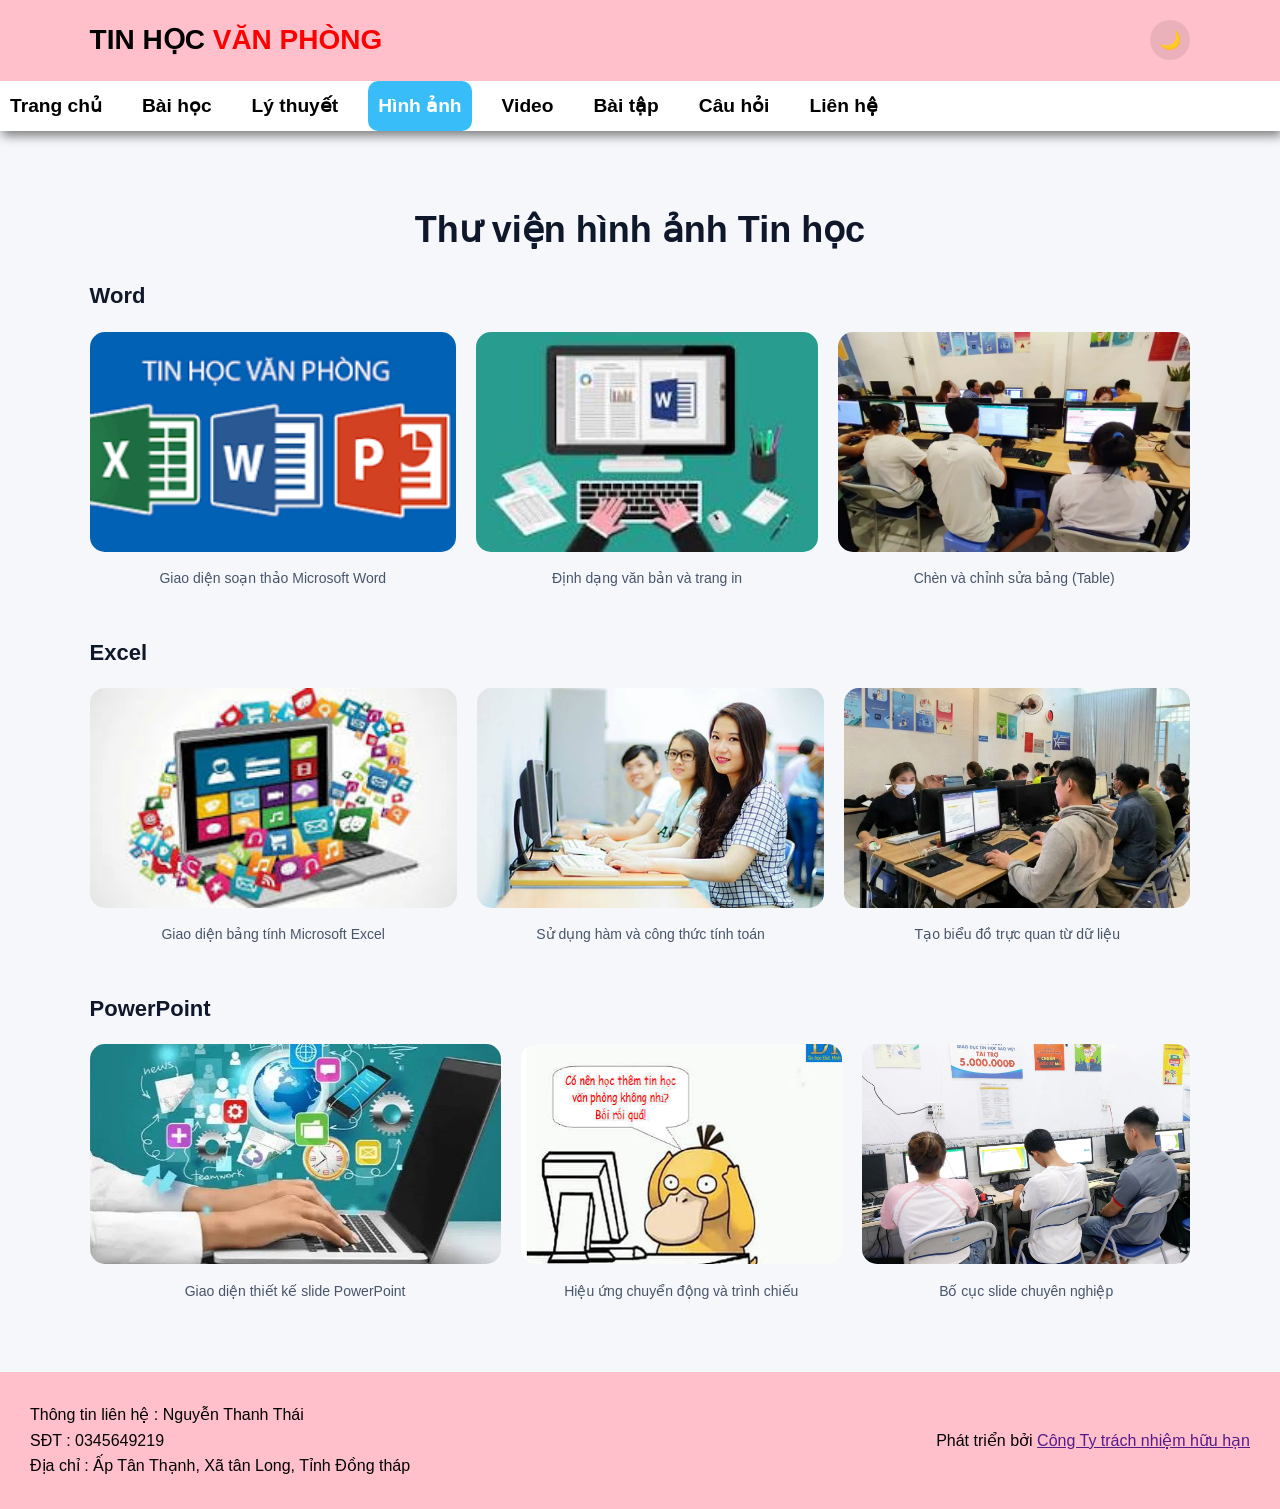
<file: webcon/hinhanh.html>
<!DOCTYPE html>
<html lang="vi">
<head>
    <meta charset="UTF-8">
    <meta name="viewport" content="width=device-width, initial-scale=1.0">

    <title>TIN HỌC VĂN PHÒNG</title>

    <style>
        * {
            margin: 0;
            padding: 0;
            box-sizing: border-box;
        }
        body {
            font-family: Arial, sans-serif;
            background: #f5f7fb;
            color: #1e293b;
            line-height: 1.6;
        }
        header {
            background: pink;
            color: black;
            padding: 18px 7%;
            display: flex;
            justify-content: right;
            align-items: center;
            position: sticky;
            top: 0;
            z-index: 1000;
        }
        .tieude{
            font-size: 28px;
            font-weight: bold;
        }
        .tieude span{
            color: red;
        }
         nav {
            height: 50px;
            display: flex;
            gap: 20px;
            background-color: white;
            box-shadow: 2px 5px 10px gray;
        }
        nav a {
            color: black;
            text-decoration: none;
            font-weight: bold;
            font-size: larger;
            border-top: 0px;
            padding:10px ;
            align-items: center;
        }
        nav a:hover {
            background-color: aqua;
            color: #38bdf8;
            gap: 20px;
            border-radius: 10px;
        }
        .trangchu {
            height: 550px;
            padding: 80px 7%;
            display: grid;
            align-items: center;
            gap: 50px;
        }
        .trangchu h1 {
            font-size: 60px;
            line-height: 1.1;
            color: #0f172a;
            margin: 15px 0;
        }
        .trangchu h1 span {
            color: #2563eb;
        }
        .trangchu p {
            font-size: 19px;
            color: #475569;
            width: 650px;
        }
        .bđ {
            display: inline-block;
            margin-top: 25px;
            padding: 14px 25px;
            background: #2563eb;
            color: white;
            text-decoration: none;
            border-radius: 10px;
            font-weight: bold;
        }
        .bđ:hover {
            background: #1d4ed8;
            color: yellow;
        }       
        section {
            padding: 70px 7%;
        }
        .title {
            text-align: center;
            margin-bottom: 20px;
        }
        .title h2 {
            font-size: 36px;
            color: #0f172a;
        }
        .anh {
            display: grid;
            grid-template-columns:auto auto auto;
            gap: 20px;
            
        }
        .anh img {
            width: 100%;
            height: 220px;
            object-fit: cover;
            border-radius: 15px;
            transition: 0.3s;
        }
        .anh img:hover {
            transform: scale(1.2);
        }
        .anh figure {
            margin: 0;
        }
        .anh figcaption {
            text-align: center;
            margin-top: 8px;
            font-size: 14px;
            color: #475569;
        }
        .nhom-title {
            font-size: 22px;
            color: #0f172a;
            margin: 45px 0 18px;
        }
        .nhom-title:first-of-type {
            margin-top: 0;
        }
        footer {
            background: pink;
            color: rgb(0, 0, 0);
            display: flex;
            justify-content: space-between;
            align-items: center;
            padding: 30px;
        }
        nav a.active {
            background-color: #38bdf8;
            color: white;
            border-radius: 10px;
        }
        .anh figure {
            opacity: 0;
            transform: translateY(25px);
            transition: opacity 0.5s ease, transform 0.5s ease;
        }
        .anh figure.hien {
            opacity: 1;
            transform: translateY(0);
        }
    </style>
    <link rel="stylesheet" href="../theme.css">
</head>
<body>
<header>
    <div class="tieude">
        TIN HỌC <span>VĂN PHÒNG</span>
    </div>
    <div class="header-dieukhien">
        <button id="toggle-theme" class="btn-icon" title="Chuyển giao diện sáng/tối">🌙</button>
        <button id="hamburger" class="btn-icon hamburger" title="Menu">☰</button>
    </div>
</header>
    <nav>
       <a href="../index.html" >Trang chủ</a>
        <a href="./baihoc.html">Bài học</a>
        <a href="./lythuyet.html" >Lý thuyết</a>
        <a href="./hinhanh.html">Hình ảnh</a>
        <a href="./vide.html">Video</a>
        <a href="./baitap.html">Bài tập</a>
        <a href="./quiz.html">Câu hỏi</a>
        <a href="./lienhe.html">Liên hệ</a>
    </nav>
<section id="hinhanh">
    <div class="title">
        <h2>
            Thư viện hình ảnh Tin học
        </h2>
    </div>
    <h3 class="nhom-title">Word</h3>
    <div class="anh">
        <figure>
            <a href="https://www.tinhoc123.net/"><img src="../img/anh1" alt="Giao diện Microsoft Word"></a>
            <figcaption>Giao diện soạn thảo Microsoft Word</figcaption>
        </figure>
        <figure>
            <a href="http://hoc.trungtamtinhoc.edu.vn/"><img src="../img/anh2" alt="Định dạng văn bản trong Word"></a>
            <figcaption>Định dạng văn bản và trang in</figcaption>
        </figure>
        <figure>
            <a href="https://tinhocvanphong.edu.vn/"><img src="../img/anh10.jpg" alt="Bảng biểu trong Word"></a>
            <figcaption>Chèn và chỉnh sửa bảng (Table)</figcaption>
        </figure>
    </div>

    <h3 class="nhom-title">Excel</h3>
    <div class="anh">
        <figure>
            <a href="http://tinhocvp.blogspot.com/"><img src="../img/anh3" alt="Giao diện Microsoft Excel"></a>
            <figcaption>Giao diện bảng tính Microsoft Excel</figcaption>
        </figure>
        <figure>
            <a href="https://webkynang.vn/"><img src="../img/anh6" alt="Hàm trong Excel"></a>
            <figcaption>Sử dụng hàm và công thức tính toán</figcaption>
        </figure>
        <figure>
            <a href="https://codestar.vn/product/khoa-hoc-tin-hoc-van-phong-microsoft/"><img src="../img/anh12" alt="Biểu đồ trong Excel"></a>
            <figcaption>Tạo biểu đồ trực quan từ dữ liệu</figcaption>
        </figure>
    </div>

    <h3 class="nhom-title">PowerPoint</h3>
    <div class="anh">
        <figure>
            <a href="https://tinhocvanphong.edu.vn/"><img src="../img/anh5" alt="Giao diện PowerPoint"></a>
            <figcaption>Giao diện thiết kế slide PowerPoint</figcaption>
        </figure>
        <figure>
            <a href="https://codestar.vn/product/khoa-hoc-tin-hoc-van-phong-microsoft/"><img src="../img/anh7" alt="Hiệu ứng chuyển slide"></a>
            <figcaption>Hiệu ứng chuyển động và trình chiếu</figcaption>
        </figure>
        <figure>
            <a href="https://www.tinhoc123.net/"><img src="../img/anh13.jpg" alt="Bố cục slide thuyết trình"></a>
            <figcaption>Bố cục slide chuyên nghiệp</figcaption>
        </figure>
    </div>
</section>
<footer>
    <div>
        Thông tin liên hệ : Nguyễn Thanh Thái 
        <br>SĐT : 0345649219
        <br>Địa chỉ : Ấp Tân Thạnh, Xã tân Long, Tỉnh Đồng tháp

    </div>
    <p>
        Phát triển bởi <a href="">Công Ty trách nhiệm hữu hạn</a>
    </p>
</footer>

<script src="../site.js"></script>
<script>
    (function () {
        const figures = document.querySelectorAll(".anh figure");
        const quanSat = new IntersectionObserver((entries, obs) => {
            entries.forEach((entry) => {
                if (entry.isIntersecting) {
                    entry.target.classList.add("hien");
                    obs.unobserve(entry.target);
                }
            });
        }, { threshold: 0.15 });
        figures.forEach((f) => quanSat.observe(f));
    })();
</script>
</body>
</html>
</file>
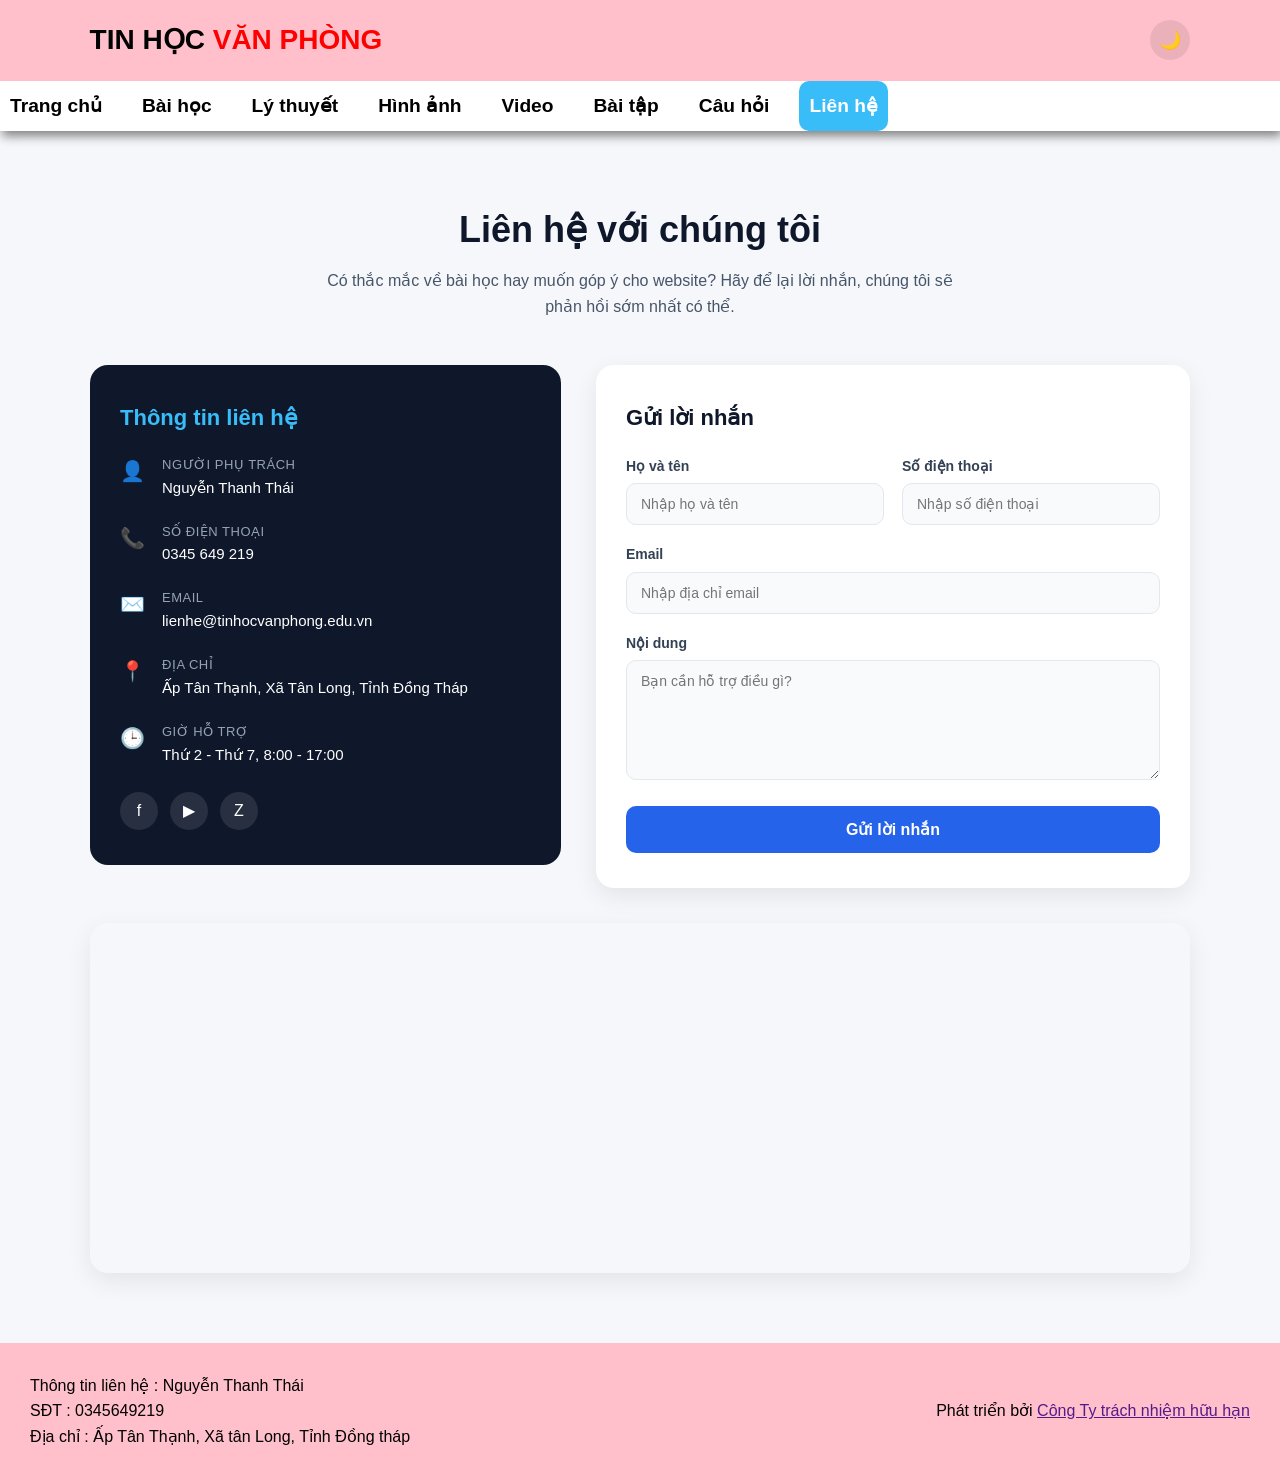
<file: webcon/lienhe.html>
<!DOCTYPE html>
<html lang="vi">
<head>
    <meta charset="UTF-8">
    <meta name="viewport" content="width=device-width, initial-scale=1.0">

    <title>TIN HỌC VĂN PHÒNG</title>

    <style>
        * {
            margin: 0;
            padding: 0;
            box-sizing: border-box;
        }
        body {
            font-family: Arial, sans-serif;
            background: #f5f7fb;
            color: #1e293b;
            line-height: 1.6;
        }
        header {
            background: pink;
            color: black;
            padding: 18px 7%;
            display: flex;
            justify-content: right;
            align-items: center;
            position: sticky;
            top: 0;
            z-index: 1000;
        }
        .tieude{
            font-size: 28px;
            font-weight: bold;
        }
        .tieude span{
            color: red;
        }
        nav {
            height: 50px;
            display: flex;
            gap: 20px;
            background-color: white;
            box-shadow: 2px 5px 10px gray;
        }
        nav a {
            color: black;
            text-decoration: none;
            font-weight: bold;
            font-size: larger;
            border-top: 0px;
            padding:10px ;
            align-items: center;
        }
        nav a:hover {
            background-color: aqua;
            color: #38bdf8;
            gap: 20px;
            border-radius: 10px;
        }
        section {
            padding: 70px 7%;
        }
        .title {
            text-align: center;
            margin-bottom: 20px;
        }
        .title h2 {
            font-size: 36px;
            color: #0f172a;
        }
        .title p {
            text-align: center;
            color: #475569;
            max-width: 650px;
            margin: 10px auto 0;
        }

        .khung-lienhe {
            display: flex;
            gap: 35px;
            max-width: 1100px;
            margin: 45px auto 0;
            flex-wrap: wrap;
            align-items: flex-start;
        }
        .thongtin {
            flex: 1;
            min-width: 280px;
            background: #0f172a;
            color: white;
            border-radius: 18px;
            padding: 35px 30px;
        }
        .thongtin h3 {
            color: #38bdf8;
            margin-bottom: 20px;
            font-size: 22px;
        }
        .thongtin .dong {
            display: flex;
            gap: 14px;
            margin-bottom: 22px;
            align-items: flex-start;
        }
        .thongtin .icon {
            font-size: 20px;
            width: 28px;
        }
        .thongtin .nhan {
            font-size: 13px;
            color: #94a3b8;
            text-transform: uppercase;
            letter-spacing: 0.5px;
        }
        .thongtin .gia-tri {
            font-size: 15px;
            color: white;
        }
        .mxh {
            display: flex;
            gap: 12px;
            margin-top: 25px;
        }
        .mxh a {
            display: flex;
            align-items: center;
            justify-content: center;
            width: 38px;
            height: 38px;
            background: rgba(255,255,255,0.1);
            border-radius: 50%;
            color: white;
            text-decoration: none;
            font-size: 16px;
            transition: 0.3s;
        }
        .mxh a:hover {
            background: #38bdf8;
        }

        /* Cột form liên hệ */
        .form-lienhe {
            flex: 1.3;
            min-width: 320px;
            background: white;
            border-radius: 18px;
            padding: 35px 30px;
            box-shadow: 0 8px 25px rgba(0,0,0,0.08);
        }
        .form-lienhe h3 {
            color: #0f172a;
            margin-bottom: 20px;
            font-size: 22px;
        }
        .form-lienhe label {
            display: block;
            font-size: 14px;
            font-weight: bold;
            margin-bottom: 6px;
            color: #334155;
        }
        .form-lienhe input,
        .form-lienhe textarea {
            width: 100%;
            padding: 12px 14px;
            margin-bottom: 18px;
            border: 1px solid #e2e8f0;
            border-radius: 10px;
            font-family: inherit;
            font-size: 14px;
            background: #f8fafc;
        }
        .form-lienhe input:focus,
        .form-lienhe textarea:focus {
            outline: none;
            border-color: #2563eb;
            background: white;
        }
        .form-lienhe textarea {
            resize: vertical;
            min-height: 120px;
        }
        .hang-doi {
            display: flex;
            gap: 18px;
        }
        .hang-doi > div {
            flex: 1;
        }
        .form-lienhe button {
            width: 100%;
            padding: 14px;
            background: #2563eb;
            color: white;
            border: none;
            border-radius: 10px;
            font-size: 16px;
            font-weight: bold;
            cursor: pointer;
            transition: 0.3s;
        }
        .form-lienhe button:hover {
            background: #1d4ed8;
        }

        /* Bản đồ */
        .bando {
            max-width: 1100px;
            margin: 35px auto 0;
            border-radius: 18px;
            overflow: hidden;
            box-shadow: 0 8px 25px rgba(0,0,0,0.08);
        }
        .bando iframe {
            width: 100%;
            height: 350px;
            border: 0;
            display: block;
        }

        footer {
            background: pink;
            color: rgb(0, 0, 0);
            display: flex;
            justify-content: space-between;
            align-items: center;
            padding: 30px;
        }
        nav a.active {
            background-color: #38bdf8;
            color: white;
            border-radius: 10px;
        }
        .form-lienhe input.loi,
        .form-lienhe textarea.loi {
            border-color: #ef4444;
            background: #fef2f2;
        }
        .thong-bao-loi {
            font-size: 12px;
            color: #ef4444;
            margin-top: -14px;
            margin-bottom: 14px;
            display: none;
        }
        .thong-bao-loi.hien {
            display: block;
        }
        .thong-bao-thanhcong {
            display: none;
            background: #dcfce7;
            color: #166534;
            border-radius: 10px;
            padding: 14px 16px;
            font-size: 14px;
            margin-bottom: 18px;
        }
        .thong-bao-thanhcong.hien {
            display: block;
        }
    </style>
    <link rel="stylesheet" href="../theme.css">
</head>
<body>
<header>
    <div class="tieude">
        TIN HỌC <span>VĂN PHÒNG</span>
    </div>
    <div class="header-dieukhien">
        <button id="toggle-theme" class="btn-icon" title="Chuyển giao diện sáng/tối">🌙</button>
        <button id="hamburger" class="btn-icon hamburger" title="Menu">☰</button>
    </div>
</header>
    <nav>
        <a href="../index.html">Trang chủ</a>
        <a href="./baihoc.html">Bài học</a>
        <a href="./lythuyet.html">Lý thuyết</a>
        <a href="./hinhanh.html">Hình ảnh</a>
        <a href="./vide.html">Video</a>
        <a href="./baitap.html">Bài tập</a>
        <a href="./quiz.html">Câu hỏi</a>
        <a href="./lienhe.html">Liên hệ</a>
    </nav>

<section id="lienhe">
    <div class="title">
        <h2>Liên hệ với chúng tôi</h2>
        <p>Có thắc mắc về bài học hay muốn góp ý cho website? Hãy để lại lời nhắn, chúng tôi sẽ phản hồi sớm nhất có thể.</p>
    </div>

    <div class="khung-lienhe">
        <div class="thongtin">
            <h3>Thông tin liên hệ</h3>
            <div class="dong">
                <div class="icon">👤</div>
                <div>
                    <div class="nhan">Người phụ trách</div>
                    <div class="gia-tri">Nguyễn Thanh Thái</div>
                </div>
            </div>
            <div class="dong">
                <div class="icon">📞</div>
                <div>
                    <div class="nhan">Số điện thoại</div>
                    <div class="gia-tri">0345 649 219</div>
                </div>
            </div>
            <div class="dong">
                <div class="icon">✉️</div>
                <div>
                    <div class="nhan">Email</div>
                    <div class="gia-tri">lienhe@tinhocvanphong.edu.vn</div>
                </div>
            </div>
            <div class="dong">
                <div class="icon">📍</div>
                <div>
                    <div class="nhan">Địa chỉ</div>
                    <div class="gia-tri">Ấp Tân Thạnh, Xã Tân Long, Tỉnh Đồng Tháp</div>
                </div>
            </div>
            <div class="dong">
                <div class="icon">🕒</div>
                <div>
                    <div class="nhan">Giờ hỗ trợ</div>
                    <div class="gia-tri">Thứ 2 - Thứ 7, 8:00 - 17:00</div>
                </div>
            </div>
            <div class="mxh">
                <a href="#" title="Facebook">f</a>
                <a href="#" title="YouTube">▶</a>
                <a href="#" title="Zalo">Z</a>
            </div>
        </div>

        <div class="form-lienhe">
            <h3>Gửi lời nhắn</h3>
            <div class="thong-bao-thanhcong" id="thanhcong">
                ✓ Cảm ơn bạn đã gửi lời nhắn! Chúng tôi sẽ phản hồi sớm nhất có thể.
            </div>
            <form id="form-lienhe" novalidate>
                <div class="hang-doi">
                    <div>
                        <label for="ten">Họ và tên</label>
                        <input type="text" id="ten" name="ten" placeholder="Nhập họ và tên">
                        <div class="thong-bao-loi" id="loi-ten">Vui lòng nhập họ và tên.</div>
                    </div>
                    <div>
                        <label for="sdt">Số điện thoại</label>
                        <input type="tel" id="sdt" name="sdt" placeholder="Nhập số điện thoại">
                        <div class="thong-bao-loi" id="loi-sdt">Số điện thoại không hợp lệ (10 chữ số).</div>
                    </div>
                </div>
                <label for="email">Email</label>
                <input type="email" id="email" name="email" placeholder="Nhập địa chỉ email">
                <div class="thong-bao-loi" id="loi-email">Địa chỉ email không hợp lệ.</div>
                <label for="loinhan">Nội dung</label>
                <textarea id="loinhan" name="loinhan" placeholder="Bạn cần hỗ trợ điều gì?"></textarea>
                <div class="thong-bao-loi" id="loi-loinhan">Vui lòng nhập nội dung cần hỗ trợ.</div>
                <button type="submit">Gửi lời nhắn</button>
            </form>
        </div>
    </div>

    <div class="bando">
        <iframe
            src="https://www.google.com/maps?q=T%C3%A2n%20Long%2C%20Th%E1%BB%9Bp%20M%C6%B0%E1%BB%9Di%2C%20%C4%90%E1%BB%93ng%20Th%C3%A1p&output=embed"
            loading="lazy"
            referrerpolicy="no-referrer-when-downgrade">
        </iframe>
    </div>
</section>

<footer>
    <div>
        Thông tin liên hệ : Nguyễn Thanh Thái 
        <br>SĐT : 0345649219
        <br>Địa chỉ : Ấp Tân Thạnh, Xã tân Long, Tỉnh Đồng tháp

    </div>
    <p>
        Phát triển bởi <a href="">Công Ty trách nhiệm hữu hạn</a>
    </p>
</footer>

<script src="../site.js"></script>
<script>
    (function () {
        const form = document.getElementById("form-lienhe");
        if (!form) return;

        const ten = document.getElementById("ten");
        const sdt = document.getElementById("sdt");
        const email = document.getElementById("email");
        const loinhan = document.getElementById("loinhan");
        const thanhcong = document.getElementById("thanhcong");

        function hienLoi(input, idLoi, dieuKien) {
            const oLoi = document.getElementById(idLoi);
            if (dieuKien) {
                input.classList.remove("loi");
                oLoi.classList.remove("hien");
                return true;
            } else {
                input.classList.add("loi");
                oLoi.classList.add("hien");
                return false;
            }
        }

        form.addEventListener("submit", function (e) {
            e.preventDefault();
            thanhcong.classList.remove("hien");

            const tenHopLe = ten.value.trim().length >= 2;
            const sdtHopLe = /^[0-9]{9,11}$/.test(sdt.value.trim());
            const emailHopLe = /^[^\s@]+@[^\s@]+\.[^\s@]+$/.test(email.value.trim());
            const loinhanHopLe = loinhan.value.trim().length >= 5;

            const ok1 = hienLoi(ten, "loi-ten", tenHopLe);
            const ok2 = hienLoi(sdt, "loi-sdt", sdtHopLe);
            const ok3 = hienLoi(email, "loi-email", emailHopLe);
            const ok4 = hienLoi(loinhan, "loi-loinhan", loinhanHopLe);

            if (ok1 && ok2 && ok3 && ok4) {
                thanhcong.classList.add("hien");
                form.reset();
                toast("Đã gửi lời nhắn thành công ✓");
            } else {
                toast("Vui lòng kiểm tra lại thông tin");
            }
        });
    })();
</script>
</body>
</html>
</file>
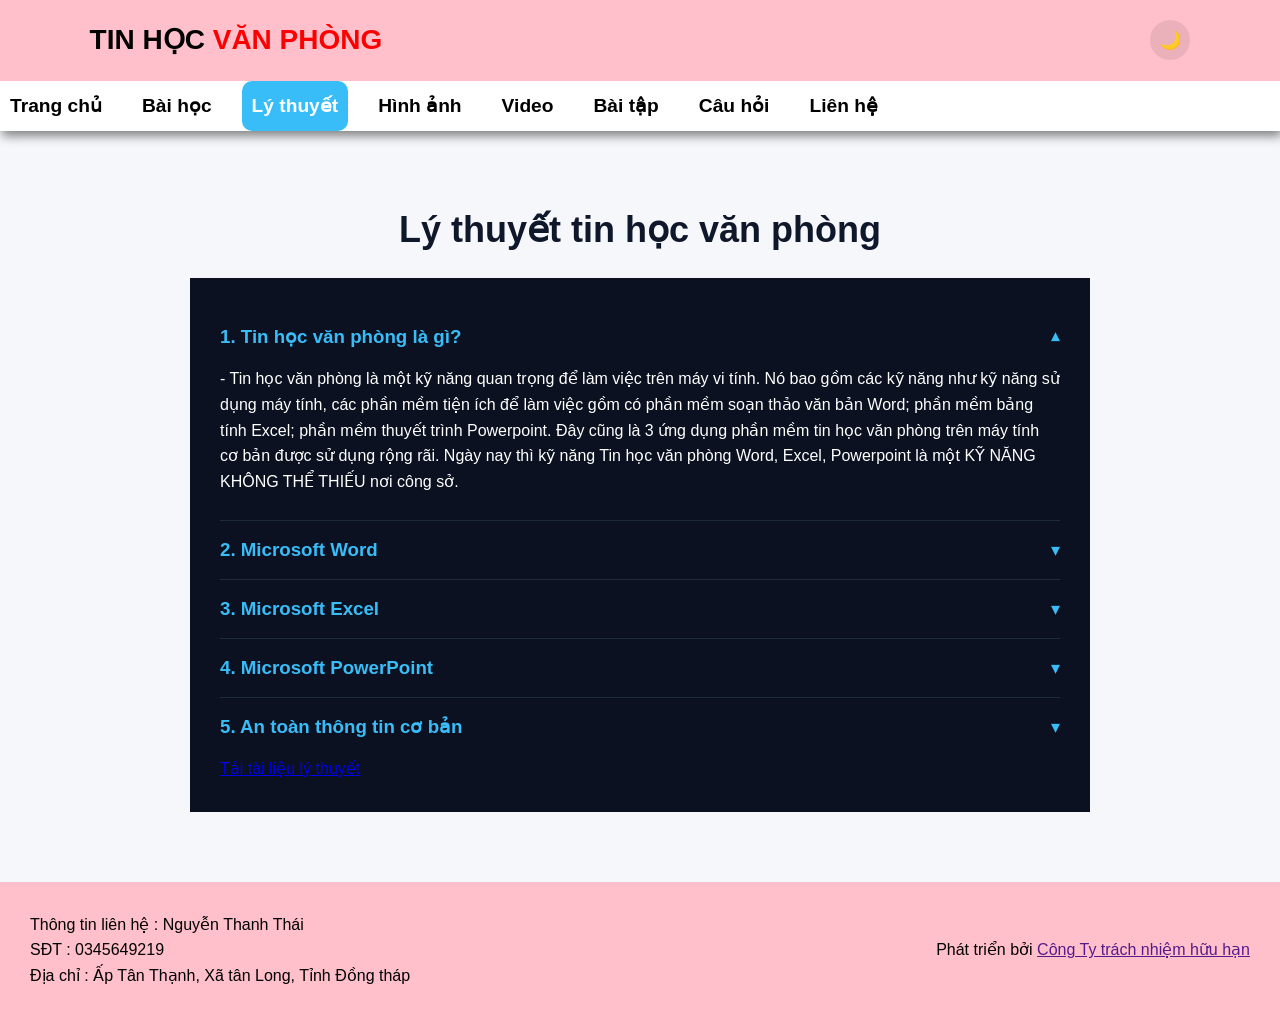
<file: webcon/lythuyet.html>
<!DOCTYPE html>
<html lang="vi">
<head>
    <meta charset="UTF-8">
    <meta name="viewport" content="width=device-width, initial-scale=1.0">

    <title>TIN HỌC VĂN PHÒNG</title>

    <style>
        * {
            margin: 0;
            padding: 0;
            box-sizing: border-box;
        }
        body {
            font-family: Arial, sans-serif;
            background: #f5f7fb;
            color: #1e293b;
            line-height: 1.6;
        }
        header {
            background: pink;
            color: black;
            padding: 18px 7%;
            display: flex;
            justify-content: right;
            align-items: center;
            position: sticky;
            top: 0;
            z-index: 1000;
        }
        .tieude{
            font-size: 28px;
            font-weight: bold;
        }
        .tieude span{
            color: red;
        }
         nav {
            height: 50px;
            display: flex;
            gap: 20px;
            background-color: white;
            box-shadow: 2px 5px 10px gray;
        }
        nav a {
            color: black;
            text-decoration: none;
            font-weight: bold;
            font-size: larger;
            border-top: 0px;
            padding:10px ;
            align-items: center;
        }
        nav a:hover {
            background-color: aqua;
            color: #38bdf8;
            gap: 20px;
            border-radius: 10px;
        }
        section {
            padding: 70px 7%;
        }
        .khung{
            border-radius:20px;
        }
        .title {
            text-align: center;
            margin-bottom: 20px;
        }
        .title h2 {
            font-size: 36px;
            color: #0f172a;
        }
        .noidung {
            width: 900px;
            margin: auto;
            background: #0b1120;
            color: white;
            padding: 30px;
            }
        .noidung h3 {
            color: #38bdf8;
            margin: 25px 0 8px;
        }
        .noidung h3:first-child {
            margin-top: 0;
        }
        .noidung p {
            margin-bottom: 10px;
        }
        footer {
            background: pink;
            color: rgb(0, 0, 0);
            display: flex;
            justify-content: space-between;
            align-items: center;
            padding: 30px;
        }
        nav a.active {
            background-color: #38bdf8;
            color: white;
            border-radius: 10px;
        }
        .noidung .muc {
            border-bottom: 1px solid #1e293b;
        }
        .noidung .muc:last-of-type {
            border-bottom: none;
        }
        .noidung .muc-tieude {
            display: flex;
            justify-content: space-between;
            align-items: center;
            cursor: pointer;
            padding: 14px 0;
            user-select: none;
        }
        .noidung .muc-tieude h3 {
            margin: 0;
        }
        .noidung .muc-tieude .mui-ten {
            color: #38bdf8;
            font-size: 18px;
            transition: transform 0.25s ease;
        }
        .noidung .muc.mo .mui-ten {
            transform: rotate(180deg);
        }
        .noidung .muc-noidung {
            max-height: 0;
            overflow: hidden;
            transition: max-height 0.3s ease;
        }
        .noidung .muc.mo .muc-noidung {
            max-height: 400px;
            padding-bottom: 16px;
        }
    </style>
    <link rel="stylesheet" href="../theme.css">
</head>
<body>
<header>
    <div class="tieude">
        TIN HỌC <span>VĂN PHÒNG</span>
    </div>
    <div class="header-dieukhien">
        <button id="toggle-theme" class="btn-icon" title="Chuyển giao diện sáng/tối">🌙</button>
        <button id="hamburger" class="btn-icon hamburger" title="Menu">☰</button>
    </div>
</header>    
    <nav>
        <a href="../index.html" >Trang chủ</a>
        <a href="./baihoc.html">Bài học</a>
        <a href="./lythuyet.html">Lý thuyết</a>
        <a href="./hinhanh.html" >Hình ảnh</a>
        <a href="./vide.html" >Video</a>
        <a href="./baitap.html" >Bài tập</a>
        <a href="./quiz.html">Câu hỏi</a>
        <a href="./lienhe.html">Liên hệ</a>
    </nav>
<section class="khung">
    <div class="title">
        <h2>
            Lý thuyết tin học văn phòng
        </h2>
    </div>
    <div class="noidung">
        <div class="muc mo">
            <div class="muc-tieude">
                <h3>1. Tin học văn phòng là gì?</h3>
                <span class="mui-ten">▾</span>
            </div>
            <div class="muc-noidung">
                <p>- Tin học văn phòng là một kỹ năng quan trọng để làm việc trên máy vi tính. 
                Nó bao gồm các kỹ năng như kỹ năng sử dụng máy tính, các phần mềm tiện ích để làm việc gồm có phần mềm soạn thảo văn bản Word; phần mềm bảng tính Excel; phần mềm thuyết trình Powerpoint.
                Đây cũng là 3 ứng dụng phần mềm tin học văn phòng trên máy tính cơ bản được sử dụng rộng rãi. Ngày nay thì kỹ năng Tin học văn phòng Word, Excel, Powerpoint là một KỸ NĂNG KHÔNG THỂ THIẾU nơi công sở.</p>
            </div>
        </div>

        <div class="muc">
            <div class="muc-tieude">
                <h3>2. Microsoft Word</h3>
                <span class="mui-ten">▾</span>
            </div>
            <div class="muc-noidung">
                <p>- Microsoft Word là công cụ soạn thảo văn bản phổ biến hiện nay, nó cho phép người dùng tạo văn bản bằng chữ, trình bày trang trí về phông chữ, màu sắc, đồ họa, hiệu ứng âm thanh, video,…
                Bên cạnh nó còn có công cụ kiểm tra chính tả, ngữ pháp nhiều ngôn ngữ để hỗ trợ người dùng. Word có nhiều bản theo các năm cập nhật, nó lưu tệp tin với đuôi .doc hoặc .docx.</p>
            </div>
        </div>

        <div class="muc">
            <div class="muc-tieude">
                <h3>3. Microsoft Excel</h3>
                <span class="mui-ten">▾</span>
            </div>
            <div class="muc-noidung">
                <p>- Microsoft Excel là phần mềm bảng tính dùng để nhập liệu, tính toán, thống kê và phân tích số liệu. 
                Bảng tính được chia thành các ô (cell), mỗi ô nằm ở giao điểm giữa một hàng (row) và một cột (column). 
                Excel hỗ trợ nhiều hàm tính toán như SUM, AVERAGE, MAX, MIN, COUNT, IF, VLOOKUP,… và cho phép tạo biểu đồ trực quan từ dữ liệu.</p>
            </div>
        </div>

        <div class="muc">
            <div class="muc-tieude">
                <h3>4. Microsoft PowerPoint</h3>
                <span class="mui-ten">▾</span>
            </div>
            <div class="muc-noidung">
                <p>- Microsoft PowerPoint là phần mềm dùng để tạo các bài thuyết trình dưới dạng slide (trang chiếu). 
                Mỗi slide có thể chứa văn bản, hình ảnh, âm thanh, video và các hiệu ứng chuyển động (animation, transition) 
                giúp bài thuyết trình sinh động và thu hút người xem hơn.</p>
            </div>
        </div>

        <div class="muc">
            <div class="muc-tieude">
                <h3>5. An toàn thông tin cơ bản</h3>
                <span class="mui-ten">▾</span>
            </div>
            <div class="muc-noidung">
                <p>- Khi sử dụng máy tính và Internet trong môi trường văn phòng, cần lưu ý: đặt mật khẩu mạnh và không chia sẻ cho người khác, 
                sao lưu (backup) dữ liệu quan trọng thường xuyên, cẩn trọng với email và liên kết lạ để tránh virus hoặc lừa đảo, 
                và cập nhật phần mềm diệt virus để bảo vệ hệ thống.</p>
            </div>
        </div>

        <a id="tailieu" href="./tailieu/tailieu.pdf" download>Tải tài liệu lý thuyết</a>
    </div>
</section>
<footer>
    <div>
        Thông tin liên hệ : Nguyễn Thanh Thái 
        <br>SĐT : 0345649219
        <br>Địa chỉ : Ấp Tân Thạnh, Xã tân Long, Tỉnh Đồng tháp

    </div>
    <p>
        Phát triển bởi <a href="">Công Ty trách nhiệm hữu hạn</a>
    </p>
</footer>

<script src="../site.js"></script>
<script>
    (function () {
        document.querySelectorAll(".muc-tieude").forEach((tieude) => {
            tieude.addEventListener("click", () => {
                tieude.parentElement.classList.toggle("mo");
            });
        });
    })();
</script>
</body>
</html>
</file>
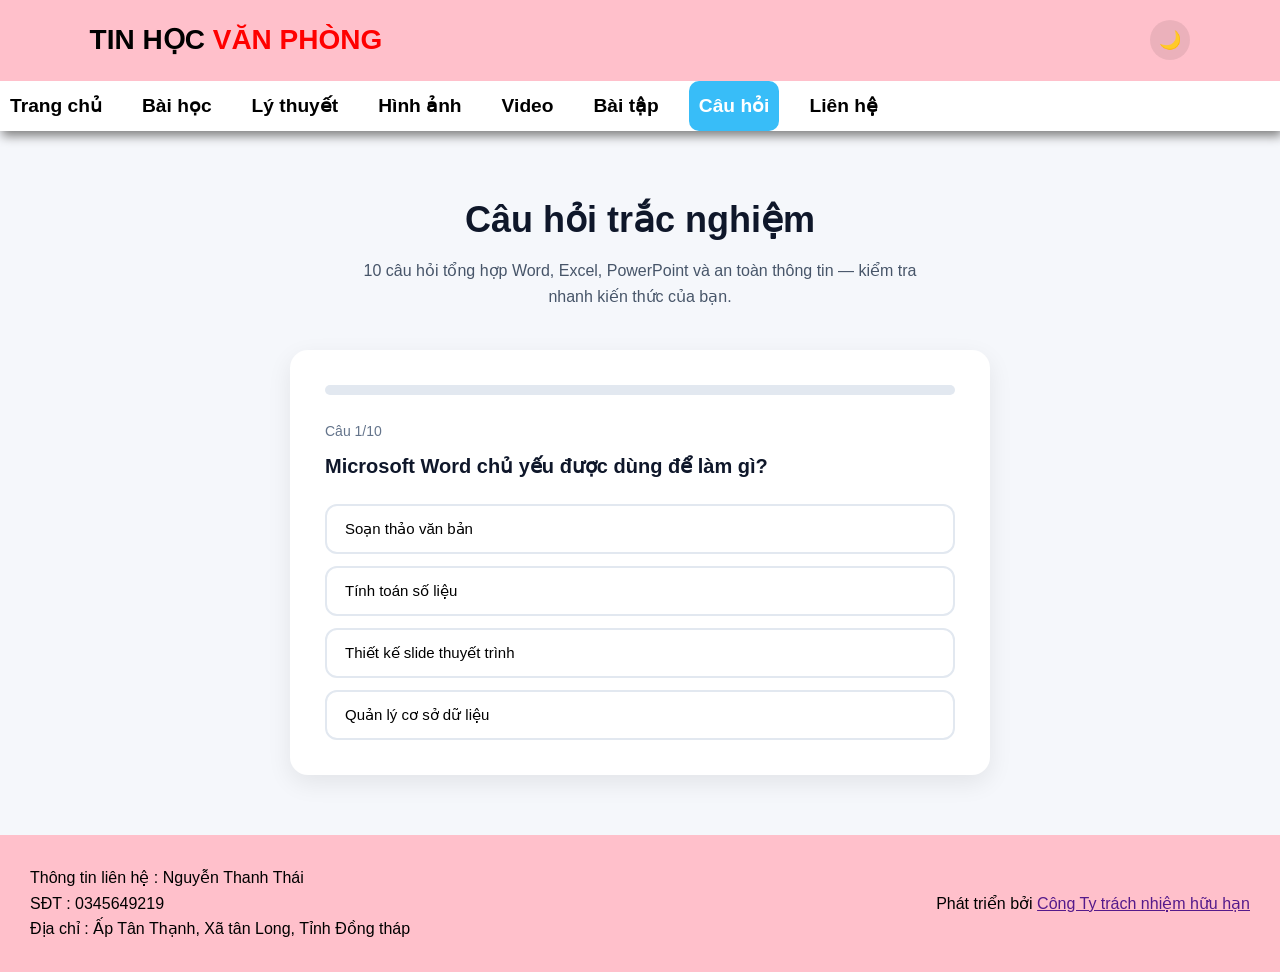
<file: webcon/quiz.html>
<!DOCTYPE html>
<html lang="vi">
<head>
    <meta charset="UTF-8">
    <meta name="viewport" content="width=device-width, initial-scale=1.0">

    <title>TIN HỌC VĂN PHÒNG</title>

    <style>
        * {
            margin: 0;
            padding: 0;
            box-sizing: border-box;
        }
        body {
            font-family: Arial, sans-serif;
            background: #f5f7fb;
            color: #1e293b;
            line-height: 1.6;
        }
        header {
            background: pink;
            color: black;
            padding: 18px 7%;
            display: flex;
            justify-content: right;
            align-items: center;
            position: sticky;
            top: 0;
            z-index: 1000;
        }
        .tieude{
            font-size: 28px;
            font-weight: bold;
        }
        .tieude span{
            color: red;
        }
        nav {
            height: 50px;
            display: flex;
            gap: 20px;
            background-color: white;
            box-shadow: 2px 5px 10px gray;
        }
        nav a {
            color: black;
            text-decoration: none;
            font-weight: bold;
            font-size: larger;
            border-top: 0px;
            padding:10px ;
            align-items: center;
        }
        nav a:hover {
            background-color: aqua;
            color: #38bdf8;
            gap: 20px;
            border-radius: 10px;
        }
        nav a.active {
            background-color: #38bdf8;
            color: white;
            border-radius: 10px;
        }
        section {
            padding: 60px 7%;
        }
        .title {
            text-align: center;
            margin-bottom: 10px;
        }
        .title h2 {
            font-size: 36px;
            color: #0f172a;
        }
        .title p {
            text-align: center;
            color: #475569;
            max-width: 600px;
            margin: 10px auto 40px;
        }

        /* Khung quiz */
        .quiz-khung {
            max-width: 700px;
            margin: 0 auto;
            background: white;
            border-radius: 18px;
            padding: 35px;
            box-shadow: 0 8px 25px rgba(0,0,0,0.08);
        }
        .quiz-thanh-tien-do {
            width: 100%;
            height: 10px;
            background: #e2e8f0;
            border-radius: 20px;
            overflow: hidden;
            margin-bottom: 25px;
        }
        .quiz-thanh-tien-do-fill {
            height: 100%;
            background: #2563eb;
            border-radius: 20px;
            transition: width 0.4s ease;
        }
        .quiz-so-cau {
            font-size: 14px;
            color: #64748b;
            margin-bottom: 8px;
        }
        .quiz-cauhoi {
            font-size: 20px;
            font-weight: bold;
            color: #0f172a;
            margin-bottom: 22px;
        }
        .quiz-dapan {
            display: flex;
            flex-direction: column;
            gap: 12px;
        }
        .quiz-dapan button {
            text-align: left;
            padding: 14px 18px;
            border-radius: 12px;
            border: 2px solid #e2e8f0;
            background: white;
            font-size: 15px;
            font-family: inherit;
            cursor: pointer;
            transition: 0.2s;
        }
        .quiz-dapan button:hover {
            border-color: #2563eb;
            background: #eff6ff;
        }
        .quiz-dapan button.dung {
            border-color: #22c55e;
            background: #dcfce7;
            font-weight: bold;
        }
        .quiz-dapan button.sai {
            border-color: #ef4444;
            background: #fee2e2;
        }
        .quiz-dapan button:disabled {
            cursor: default;
        }
        .quiz-giaithich {
            margin-top: 18px;
            padding: 14px 16px;
            background: #f8fafc;
            border-left: 4px solid #2563eb;
            border-radius: 8px;
            font-size: 14px;
            color: #334155;
            display: none;
        }
        .quiz-giaithich.hien {
            display: block;
        }
        .quiz-tiep {
            margin-top: 22px;
            width: 100%;
            padding: 13px;
            background: #2563eb;
            color: white;
            border: none;
            border-radius: 10px;
            font-size: 15px;
            font-weight: bold;
            cursor: pointer;
            display: none;
        }
        .quiz-tiep.hien {
            display: block;
        }
        .quiz-tiep:hover {
            background: #1d4ed8;
        }
        .quiz-ketqua {
            text-align: center;
            display: none;
        }
        .quiz-ketqua.hien {
            display: block;
        }
        .quiz-ketqua .diem {
            font-size: 48px;
            font-weight: bold;
            color: #2563eb;
            margin: 15px 0 5px;
        }
        .quiz-ketqua .nhanxet {
            color: #475569;
            margin-bottom: 25px;
        }
        .quiz-lambailai {
            padding: 13px 30px;
            background: #2563eb;
            color: white;
            border: none;
            border-radius: 10px;
            font-size: 15px;
            font-weight: bold;
            cursor: pointer;
        }
        .quiz-lambailai:hover {
            background: #1d4ed8;
        }

        footer {
            background: pink;
            color: rgb(0, 0, 0);
            display: flex;
            justify-content: space-between;
            align-items: center;
            padding: 30px;
        }
    </style>
    <link rel="stylesheet" href="../theme.css">
</head>
<body>
<header>
    <div class="tieude">
        TIN HỌC <span>VĂN PHÒNG</span>
    </div>
    <div class="header-dieukhien">
        <button id="toggle-theme" class="btn-icon" title="Chuyển giao diện sáng/tối">🌙</button>
        <button id="hamburger" class="btn-icon hamburger" title="Menu">☰</button>
    </div>
</header>
    <nav>
        <a href="../index.html">Trang chủ</a>
        <a href="./baihoc.html">Bài học</a>
        <a href="./lythuyet.html">Lý thuyết</a>
        <a href="./hinhanh.html">Hình ảnh</a>
        <a href="./vide.html">Video</a>
        <a href="./baitap.html">Bài tập</a>
        <a href="./quiz.html">Câu hỏi</a>
        <a href="./lienhe.html">Liên hệ</a>
    </nav>

<section id="quiz">
    <div class="title">
        <h2>Câu hỏi trắc nghiệm</h2>
        <p>10 câu hỏi tổng hợp Word, Excel, PowerPoint và an toàn thông tin — kiểm tra nhanh kiến thức của bạn.</p>
    </div>

    <div class="quiz-khung">
        <div id="quiz-dangchoi">
            <div class="quiz-thanh-tien-do">
                <div class="quiz-thanh-tien-do-fill" id="quiz-thanhtiendo-fill"></div>
            </div>
            <div class="quiz-so-cau" id="quiz-so-cau">Câu 1/10</div>
            <div class="quiz-cauhoi" id="quiz-cauhoi"></div>
            <div class="quiz-dapan" id="quiz-dapan"></div>
            <div class="quiz-giaithich" id="quiz-giaithich"></div>
            <button class="quiz-tiep" id="quiz-tiep">Câu tiếp theo →</button>
        </div>

        <div class="quiz-ketqua" id="quiz-ketqua">
            <div class="quiz-so-cau">Kết quả của bạn</div>
            <div class="diem" id="quiz-diem-cuoi">0/10</div>
            <div class="nhanxet" id="quiz-nhanxet"></div>
            <button class="quiz-lambailai" id="quiz-lambailai">Làm lại từ đầu</button>
        </div>
    </div>
</section>

<footer>
    <div>
        Thông tin liên hệ : Nguyễn Thanh Thái 
        <br>SĐT : 0345649219
        <br>Địa chỉ : Ấp Tân Thạnh, Xã tân Long, Tỉnh Đồng tháp

    </div>
    <p>
        Phát triển bởi <a href="">Công Ty trách nhiệm hữu hạn</a>
    </p>
</footer>

<script src="../site.js"></script>
<script>
    const DANH_SACH_CAU_HOI = [
        {
            hoi: "Microsoft Word chủ yếu được dùng để làm gì?",
            dapan: ["Soạn thảo văn bản", "Tính toán số liệu", "Thiết kế slide thuyết trình", "Quản lý cơ sở dữ liệu"],
            dung: 0,
            giaithich: "Word là phần mềm soạn thảo văn bản, dùng để tạo và định dạng tài liệu chữ."
        },
        {
            hoi: "Hàm nào dùng để tính tổng các giá trị trong Excel?",
            dapan: ["AVERAGE", "SUM", "COUNT", "MAX"],
            dung: 1,
            giaithich: "SUM dùng để tính tổng. AVERAGE tính trung bình, COUNT đếm số ô, MAX tìm giá trị lớn nhất."
        },
        {
            hoi: "Trong Excel, địa chỉ ô nào là địa chỉ tuyệt đối?",
            dapan: ["A1", "$A$1", "A:1", "1A"],
            dung: 1,
            giaithich: "Địa chỉ tuyệt đối dùng ký hiệu $ trước cột và hàng (ví dụ $A$1), giữ nguyên khi sao chép công thức."
        },
        {
            hoi: "Trong PowerPoint, \"Transition\" là hiệu ứng dùng cho việc gì?",
            dapan: ["Hiệu ứng chuyển giữa các slide", "Hiệu ứng cho từng đối tượng trong slide", "Định dạng phông chữ", "Chèn video"],
            dung: 0,
            giaithich: "Transition là hiệu ứng chuyển động khi chuyển từ slide này sang slide khác."
        },
        {
            hoi: "Tệp Word thường có phần mở rộng nào?",
            dapan: [".xlsx", ".pptx", ".docx", ".pdf"],
            dung: 2,
            giaithich: "Word lưu tệp với đuôi .doc hoặc .docx. .xlsx là Excel, .pptx là PowerPoint."
        },
        {
            hoi: "Hàm IF trong Excel dùng để làm gì?",
            dapan: ["Đếm số ô trống", "Kiểm tra điều kiện và trả về kết quả tương ứng", "Sắp xếp dữ liệu", "Tạo biểu đồ"],
            dung: 1,
            giaithich: "Hàm IF kiểm tra một điều kiện đúng/sai và trả về giá trị tương ứng cho từng trường hợp."
        },
        {
            hoi: "Chức năng nào trong Word dùng để in hàng loạt văn bản với nội dung khác nhau cho từng người nhận?",
            dapan: ["Mail Merge (Trộn thư)", "Table of Contents", "Track Changes", "Page Break"],
            dung: 0,
            giaithich: "Mail Merge (trộn thư) giúp tạo nhiều bản in cá nhân hóa từ một mẫu văn bản và một danh sách dữ liệu."
        },
        {
            hoi: "Đâu là một nguyên tắc an toàn thông tin cơ bản khi dùng máy tính văn phòng?",
            dapan: ["Dùng chung một mật khẩu cho mọi tài khoản", "Không cần cập nhật phần mềm diệt virus", "Đặt mật khẩu mạnh và không chia sẻ cho người khác", "Mở mọi email lạ để kiểm tra nội dung"],
            dung: 2,
            giaithich: "Đặt mật khẩu mạnh, không chia sẻ, và cẩn trọng với email lạ là các nguyên tắc an toàn thông tin cơ bản."
        },
        {
            hoi: "Trong Excel, hàm VLOOKUP thường dùng để làm gì?",
            dapan: ["Vẽ biểu đồ", "Dò tìm dữ liệu theo cột trong bảng tham chiếu", "Tính giá trị trung bình", "Định dạng có điều kiện"],
            dung: 1,
            giaithich: "VLOOKUP tìm kiếm một giá trị theo cột đầu tiên của bảng và trả về giá trị tương ứng ở cột khác."
        },
        {
            hoi: "Bộ phần mềm nào sau đây KHÔNG thuộc Microsoft Office?",
            dapan: ["Word", "Excel", "PowerPoint", "Photoshop"],
            dung: 3,
            giaithich: "Photoshop là phần mềm chỉnh sửa ảnh của Adobe, không thuộc bộ Microsoft Office."
        }
    ];
    let cauHienTai = 0;
    let soCauDung = 0;
    let daChonCauNay = false;
    const oSoCau = document.getElementById("quiz-so-cau");
    const oCauHoi = document.getElementById("quiz-cauhoi");
    const oDapAn = document.getElementById("quiz-dapan");
    const oGiaiThich = document.getElementById("quiz-giaithich");
    const oNutTiep = document.getElementById("quiz-tiep");
    const oThanhTienDoFill = document.getElementById("quiz-thanhtiendo-fill");
    const oDangChoi = document.getElementById("quiz-dangchoi");
    const oKetQua = document.getElementById("quiz-ketqua");
    const oDiemCuoi = document.getElementById("quiz-diem-cuoi");
    const oNhanXet = document.getElementById("quiz-nhanxet");
    function hienThiCauHoi() {
        daChonCauNay = false;
        const cau = DANH_SACH_CAU_HOI[cauHienTai];
        oSoCau.textContent = `Câu ${cauHienTai + 1}/${DANH_SACH_CAU_HOI.length}`;
        oCauHoi.textContent = cau.hoi;
        oThanhTienDoFill.style.width = (cauHienTai / DANH_SACH_CAU_HOI.length) * 100 + "%";
        oGiaiThich.classList.remove("hien");
        oGiaiThich.textContent = "";
        oNutTiep.classList.remove("hien");
        oNutTiep.textContent = (cauHienTai === DANH_SACH_CAU_HOI.length - 1) ? "Xem kết quả →" : "Câu tiếp theo →";
        oDapAn.innerHTML = "";
        cau.dapan.forEach((dapAn, idx) => {
            const nut = document.createElement("button");
            nut.textContent = dapAn;
            nut.addEventListener("click", () => chonDapAn(idx));
            oDapAn.appendChild(nut);
        });
    }
    function chonDapAn(idx) {
        if (daChonCauNay) return;
        daChonCauNay = true;
        const cau = DANH_SACH_CAU_HOI[cauHienTai];
        const nutList = oDapAn.querySelectorAll("button");

        nutList.forEach((nut, i) => {
            nut.disabled = true;
            if (i === cau.dung) nut.classList.add("dung");
            else if (i === idx) nut.classList.add("sai");
        });

        if (idx === cau.dung) {
            soCauDung++;
            toast("Chính xác! ✓");
        } else {
            toast("Chưa đúng, xem giải thích bên dưới");
        }

        oGiaiThich.textContent = "💡 " + cau.giaithich;
        oGiaiThich.classList.add("hien");
        oNutTiep.classList.add("hien");
    }

    oNutTiep.addEventListener("click", () => {
        cauHienTai++;
        if (cauHienTai < DANH_SACH_CAU_HOI.length) {
            hienThiCauHoi();
        } else {
            ketThucQuiz();
        }
    });

    function ketThucQuiz() {
        oThanhTienDoFill.style.width = "100%";
        oDangChoi.style.display = "none";
        oKetQua.classList.add("hien");
        oDiemCuoi.textContent = `${soCauDung}/${DANH_SACH_CAU_HOI.length}`;

        let nhanXet;
        const tiLe = soCauDung / DANH_SACH_CAU_HOI.length;
        if (tiLe === 1) nhanXet = "Xuất sắc! Bạn nắm rất vững kiến thức Tin học văn phòng. 🎉";
        else if (tiLe >= 0.7) nhanXet = "Khá tốt! Xem lại vài phần còn thiếu ở trang Lý thuyết nhé.";
        else if (tiLe >= 0.4) nhanXet = "Cần ôn tập thêm — hãy xem lại phần Bài học và Lý thuyết.";
        else nhanXet = "Đừng nản! Hãy học lại các bài học cơ bản rồi quay lại thử sức nhé.";
        oNhanXet.textContent = nhanXet;
        const diemCaoCu = parseInt(localStorage.getItem("tinhocvp_quiz_diem_cao") || "0", 10);
        if (soCauDung >= diemCaoCu) {
            localStorage.setItem("tinhocvp_quiz_diem_cao", String(soCauDung));
        }
        localStorage.setItem("tinhocvp_quiz_tongcau", String(DANH_SACH_CAU_HOI.length));

        toast("Đã lưu điểm quiz của bạn");
    }
    document.getElementById("quiz-lambailai").addEventListener("click", () => {
        cauHienTai = 0;
        soCauDung = 0;
        oKetQua.classList.remove("hien");
        oDangChoi.style.display = "block";
        hienThiCauHoi();
    });

    hienThiCauHoi();
</script>
</body>
</html>
</file>
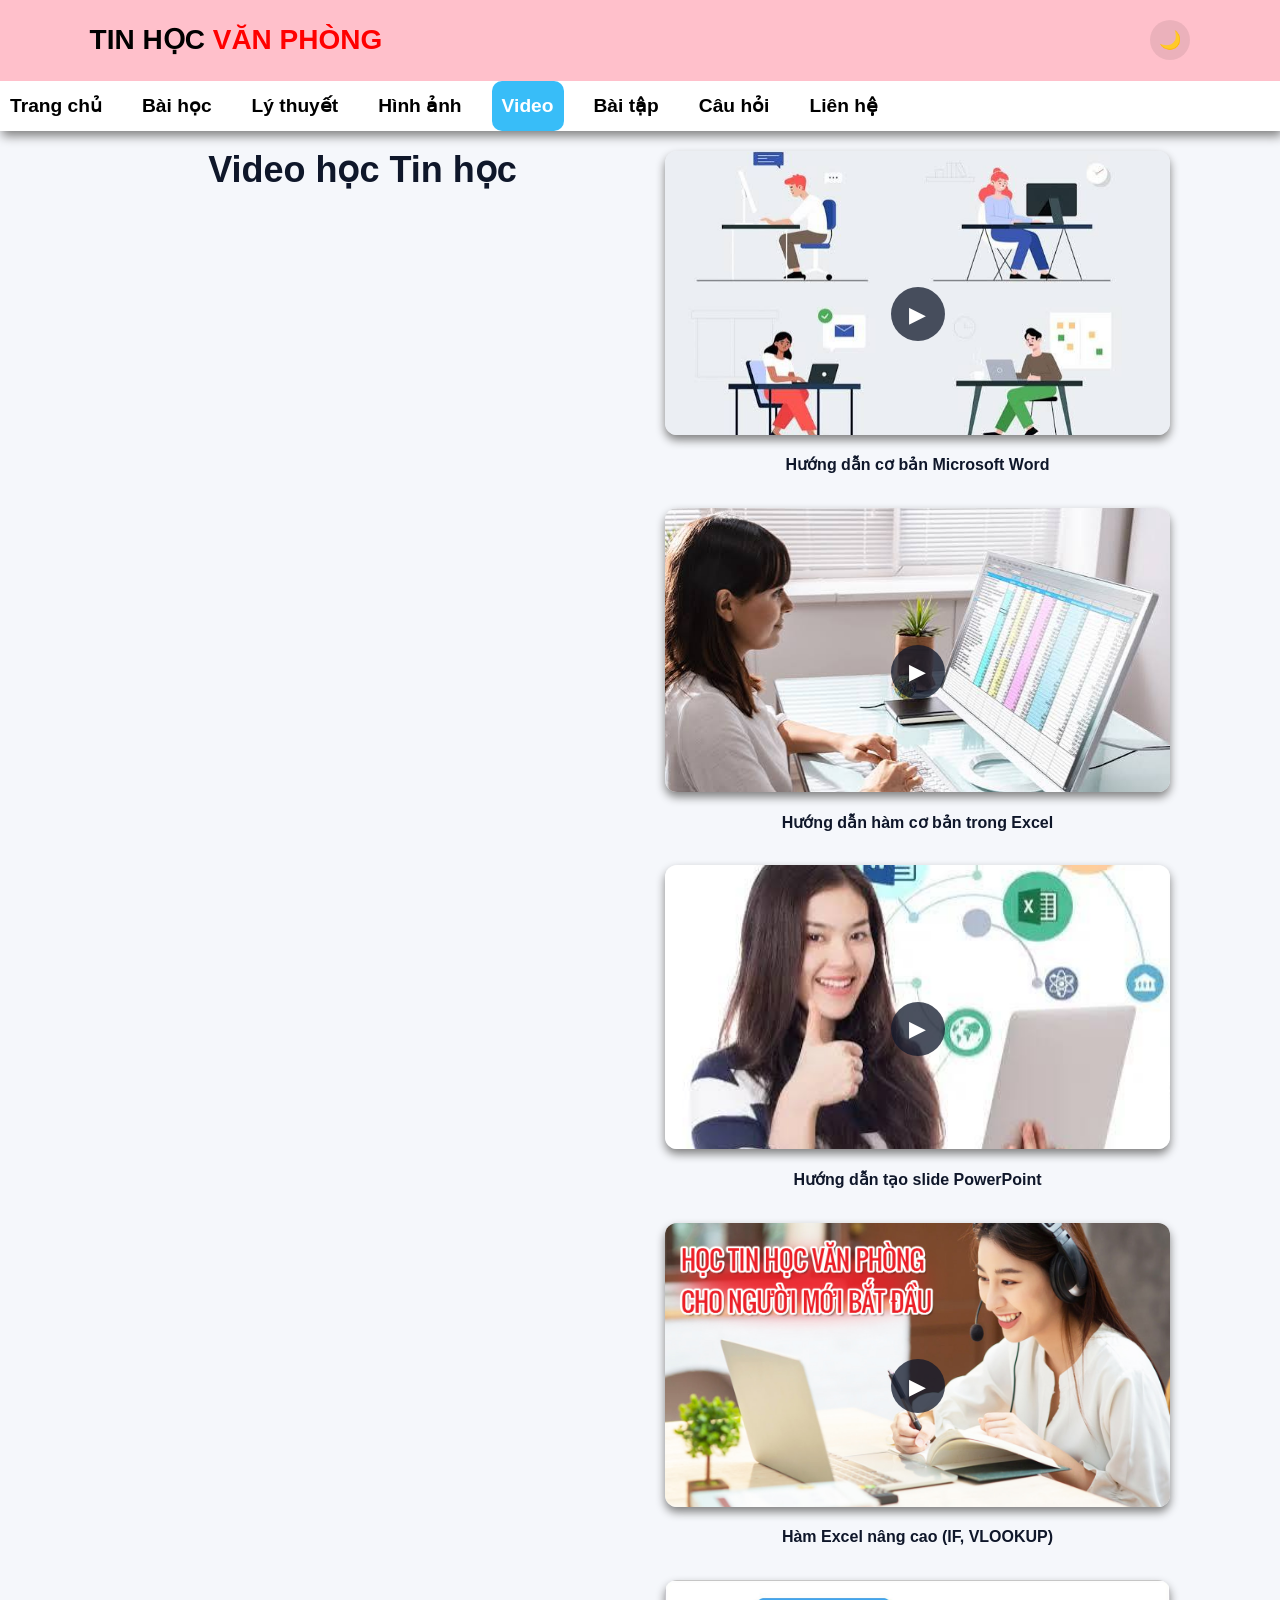
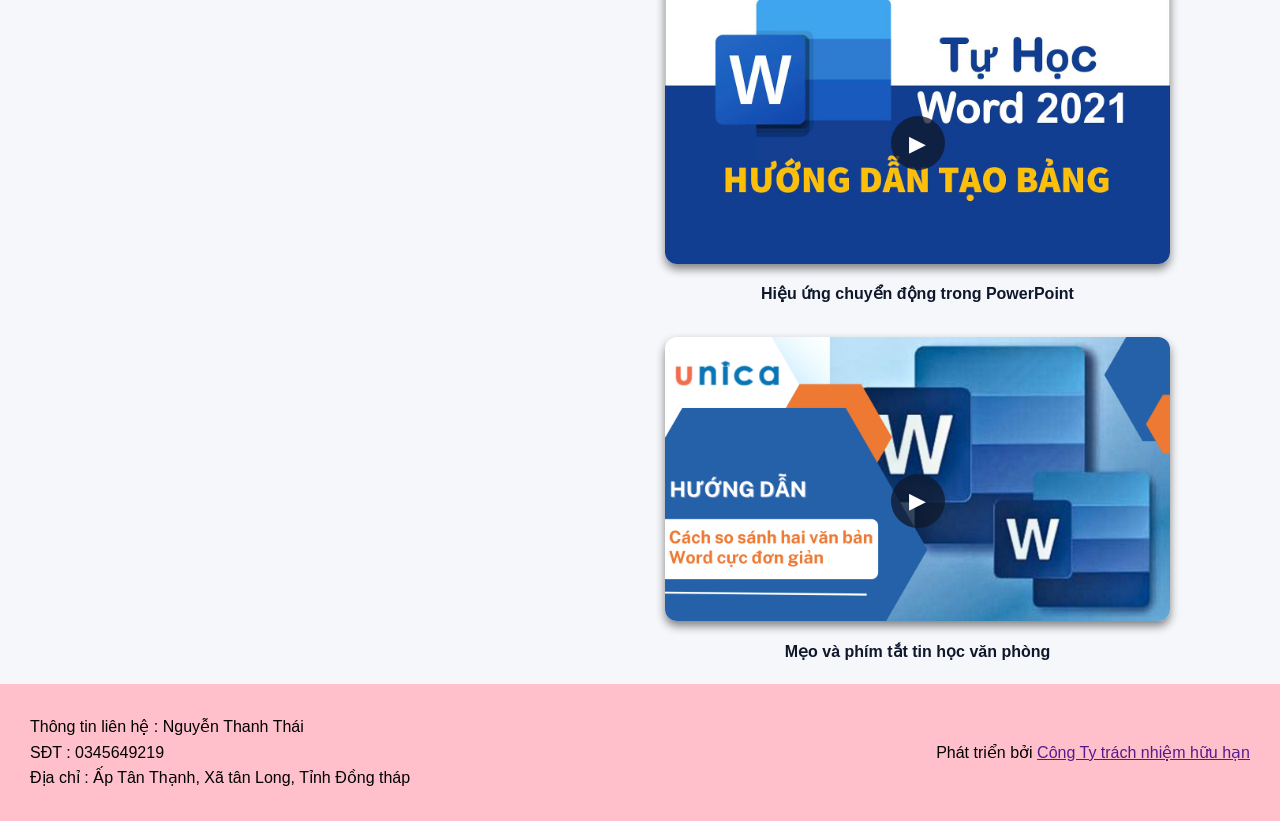
<file: webcon/vide.html>
<!DOCTYPE html>
<html lang="vi">
<head>
    <meta charset="UTF-8">
    <meta name="viewport" content="width=device-width, initial-scale=1.0">

    <title>TIN HỌC VĂN PHÒNG</title>

    <style>
        * {
            margin: 0;
            padding: 0;
            box-sizing: border-box;
        }
        body {
            font-family: Arial, sans-serif;
            background: #f5f7fb;
            color: #1e293b;
            line-height: 1.6;
        }
        header {
            background: pink;
            color: black;
            padding: 18px 7%;
            display: flex;
            justify-content:right;
            align-items: center;
            position: sticky;
            top: 0;
            z-index: 1000;
        }
        .tieude{
            font-size: 28px;
            font-weight: bold;
        }
        .tieude span{
            color: red;
        }
        nav {
            height: 50px;
            display: flex;
            gap: 20px;
            background-color: white;
            box-shadow: 2px 5px 10px gray;
        }
        nav a {
            color: black;
            text-decoration: none;
            font-weight: bold;
            font-size: larger;
            border-top: 0px;
            padding:10px ;
            align-items: center;
        }
        nav a:hover {
            background-color: aqua;
            color: #38bdf8;
            gap: 20px;
            border-radius: 10px;
        }     
        section {
            padding: 70px 7%;
        }
        .title {
            text-align: center;
            margin-bottom: 20px;
        }
        .title h2 {
            font-size: 36px;
            color: #0f172a;
        }
        .video {
            width: 100%;
            max-width: 1100px;
            margin: auto;
            padding: 10px;
            border-radius: 18px;
            display: grid;
            grid-template-columns:repeat(auto-fit, minmax(280px, 1fr));
            gap: 30px;
        }
        .video figure {
            margin: 0;
        }
        .video img {
            width: 100%;
            aspect-ratio: 16 / 9;
            object-fit: cover;
            border-radius: 12px;
            box-shadow: 0px 5px 10px gray;
            transition: 0.3s;
        }
        .video img:hover {
            transform: scale(1.03);
        }
        .video figcaption {
            text-align: center;
            margin-top: 10px;
            font-weight: bold;
            color: #0f172a;
        }
        footer {
            background: pink;
            color: rgb(0, 0, 0);
            display: flex;
            justify-content: space-between;
            align-items: center;
            padding: 30px;
        }
        nav a.active {
            background-color: #38bdf8;
            color: white;
            border-radius: 10px;
        }
        .video img {
            cursor: pointer;
        }
        .video-play-icon {
            position: absolute;
            top: 50%;
            left: 50%;
            transform: translate(-50%, -50%);
            width: 54px;
            height: 54px;
            background: rgba(15,23,42,0.75);
            border-radius: 50%;
            display: flex;
            align-items: center;
            justify-content: center;
            color: white;
            font-size: 22px;
            pointer-events: none;
        }
        .video figure {
            position: relative;
        }
        #modal-video {
            display: none;
            position: fixed;
            inset: 0;
            background: rgba(0,0,0,0.85);
            z-index: 2000;
            align-items: center;
            justify-content: center;
            padding: 20px;
        }
        #modal-video.mo {
            display: flex;
        }
        .modal-video-khung {
            width: 100%;
            max-width: 800px;
            background: black;
            border-radius: 12px;
            overflow: hidden;
            position: relative;
        }
        .modal-video-khung iframe {
            width: 100%;
            aspect-ratio: 16 / 9;
            border: 0;
            display: block;
        }
        .modal-dong {
            position: absolute;
            top: -40px;
            right: 0;
            background: none;
            border: none;
            color: white;
            font-size: 28px;
            cursor: pointer;
        }
    </style>
    <link rel="stylesheet" href="../theme.css">
</head>
<body>
<header>
    <div class="tieude">
        TIN HỌC <span>VĂN PHÒNG</span>
    </div>
    <div class="header-dieukhien">
        <button id="toggle-theme" class="btn-icon" title="Chuyển giao diện sáng/tối">🌙</button>
        <button id="hamburger" class="btn-icon hamburger" title="Menu">☰</button>
    </div>
</header>    
    <nav>
        <a href="../index.html" >Trang chủ</a>
        <a href="./baihoc.html">Bài học</a>
        <a href="./lythuyet.html">Lý thuyết</a>
        <a href="./hinhanh.html">Hình ảnh</a>
        <a href="./vide.html">Video</a>
        <a href="./baitap.html">Bài tập</a>
        <a href="./quiz.html">Câu hỏi</a>
        <a href="./lienhe.html">Liên hệ</a>
    </nav>
<section class="video">
    <div class="title">
        <h2>
             Video học Tin học
        </h2>    
    </div>
    <div class="video">
        <figure>
            <a href="https://youtu.be/kEQSq-zQias?si=hKSMZ2LZeiAwFP_C" class="video-play" data-yt="kEQSq-zQias">
                <img src="../img/anh4" alt="Video hướng dẫn Word">
                <span class="video-play-icon">▶</span>
            </a>
            <figcaption>Hướng dẫn cơ bản Microsoft Word</figcaption>
        </figure>
        <figure>
            <a href="https://youtu.be/oVvV6HvAKc8?si=CRfEV65uVdVL9_dG" class="video-play" data-yt="oVvV6HvAKc8">
                <img src="../img/anh8" alt="Video hướng dẫn Excel">
                <span class="video-play-icon">▶</span>
            </a>
            <figcaption>Hướng dẫn hàm cơ bản trong Excel</figcaption>
        </figure>
        <figure>
            <a href="https://youtu.be/9gPJtkthTYs?si=nb9_7CMiBbOw43f7" class="video-play" data-yt="9gPJtkthTYs">
                <img src="../img/anh9" alt="Video hướng dẫn PowerPoint">
                <span class="video-play-icon">▶</span>
            </a>
            <figcaption>Hướng dẫn tạo slide PowerPoint</figcaption>
        </figure>
        <figure>
            <a href="https://youtu.be/2u4YbJJvVWs" class="video-play" data-yt="2u4YbJJvVWs">
                <img src="../img/anh14.jpg" alt="Video Excel nâng cao">
                <span class="video-play-icon">▶</span>
            </a>
            <figcaption>Hàm Excel nâng cao (IF, VLOOKUP)</figcaption>
        </figure>
        <figure>
            <a href="https://youtu.be/YSuwB4bFCLU" class="video-play" data-yt="YSuwB4bFCLU">
                <img src="../img/anh15.jpg" alt="Video hiệu ứng PowerPoint">
                <span class="video-play-icon">▶</span>
            </a>
            <figcaption>Hiệu ứng chuyển động trong PowerPoint</figcaption>
        </figure>
        <figure>
            <a href="https://youtu.be/mPQL9hHm_5o" class="video-play" data-yt="mPQL9hHm_5o">
                <img src="../img/anh16" alt="Video mẹo tin học văn phòng">
                <span class="video-play-icon">▶</span>
            </a>
            <figcaption>Mẹo và phím tắt tin học văn phòng</figcaption>
        </figure>
    </div>
</section>

<div id="modal-video">
    <div class="modal-video-khung">
        <button class="modal-dong" id="modal-dong" title="Đóng">×</button>
        <iframe id="modal-iframe" src="" allow="autoplay; encrypted-media" allowfullscreen></iframe>
    </div>
</div>
<footer>
    <div>
        Thông tin liên hệ : Nguyễn Thanh Thái 
        <br>SĐT : 0345649219
        <br>Địa chỉ : Ấp Tân Thạnh, Xã tân Long, Tỉnh Đồng tháp

    </div>
    <p>
        Phát triển bởi <a href="">Công Ty trách nhiệm hữu hạn</a>
    </p>
</footer>

<script src="../site.js"></script>
<script>
    (function () {
        const modal = document.getElementById("modal-video");
        const iframe = document.getElementById("modal-iframe");
        const nutDong = document.getElementById("modal-dong");

        document.querySelectorAll(".video-play").forEach((a) => {
            a.addEventListener("click", (e) => {
                e.preventDefault();
                const id = a.dataset.yt;
                iframe.src = "https://www.youtube.com/embed/" + id + "?autoplay=1";
                modal.classList.add("mo");
            });
        });

        function dongModal() {
            modal.classList.remove("mo");
            iframe.src = "";
        }

        nutDong.addEventListener("click", dongModal);
        modal.addEventListener("click", (e) => {
            if (e.target === modal) dongModal();
        });
        document.addEventListener("keydown", (e) => {
            if (e.key === "Escape") dongModal();
        });
    })();
</script>
</body>
</html>
</file>
<file: theme.css>
header {
    justify-content: space-between !important;
}
.header-dieukhien {
    display: flex;
    align-items: center;
    gap: 10px;
}
.btn-icon {
    width: 40px;
    height: 40px;
    border: none;
    border-radius: 50%;
    background: rgba(0,0,0,0.08);
    color: #1e293b;
    font-size: 18px;
    cursor: pointer;
    display: flex;
    align-items: center;
    justify-content: center;
    transition: 0.25s;
}
.btn-icon:hover {
    background: rgba(0,0,0,0.18);
}
.hamburger {
    display: none;
}
@media (max-width: 860px) {
    .hamburger {
        display: flex;
    }
    nav {
        display: none;
        flex-direction: column;
        height: auto;
        gap: 0;
    }
    nav.mo {
        display: flex;
    }
    nav a {
        padding: 14px 20px;
        border-bottom: 1px solid #f1f5f9;
    }
    nav a:hover {
        border-radius: 0;
    }
}
html.dark body {
    background: #0b1120 !important;
    color: #e2e8f0 !important;
}
html.dark header {
    background: #3a1f2b !important;
}
html.dark .tieude {
    color: #f1f5f9 !important;
}
html.dark nav {
    background: #111827 !important;
    box-shadow: 2px 5px 10px rgba(0,0,0,0.4) !important;
}
html.dark nav a {
    color: #e2e8f0 !important;
    border-bottom-color: #1f2937 !important;
}
html.dark nav a:hover {
    background-color: #1d4ed8 !important;
    color: white !important;
}
html.dark nav a.active {
    background-color: #38bdf8 !important;
    color: #0b1120 !important;
}
html.dark .btn-icon {
    background: rgba(255,255,255,0.1) !important;
    color: #f1f5f9 !important;
}
html.dark .btn-icon:hover {
    background: rgba(255,255,255,0.22) !important;
}
html.dark footer {
    background: #3a1f2b !important;
    color: #f1f5f9 !important;
}
html.dark footer a {
    color: #93c5fd !important;
}
html.dark .title h2,
html.dark .trangchu h1,
html.dark h1, html.dark h2, html.dark h3 {
    color: #f1f5f9 !important;
}
html.dark .title p,
html.dark .trangchu p,
html.dark .ghichu,
html.dark p {
    color: #cbd5e1 !important;
}
html.dark .n,
html.dark .form-lienhe,
html.dark .khoahoc-list .card,
html.dark .danhgia-list .card,
html.dark .gioithieu-list .the,
html.dark .quiz-khung,
html.dark .noidung .muc-noidung,
html.dark .thongtin {
    background: #1e293b !important;
    color: #e2e8f0 !important;
}
html.dark .n h3,
html.dark .khoahoc-list h3,
html.dark .gioithieu-list h3,
html.dark .form-lienhe h3,
html.dark .quiz-cauhoi {
    color: #7dd3fc !important;
}
html.dark .n p,
html.dark .khoahoc-list p,
html.dark .gioithieu-list p,
html.dark .danhgia-list .noidung {
    color: #94a3b8 !important;
}
html.dark .quiz-dapan button {
    background: #0f172a !important;
    border-color: #334155 !important;
    color: #e2e8f0 !important;
}
html.dark .quiz-dapan button.dung {
    background: #14532d !important;
    border-color: #22c55e !important;
}
html.dark .quiz-dapan button.sai {
    background: #7f1d1d !important;
    border-color: #ef4444 !important;
}
html.dark .quiz-giaithich {
    background: #0f172a !important;
    color: #cbd5e1 !important;
}
html.dark .quiz-so-cau {
    color: #94a3b8 !important;
}
html.dark .khung-lienhe .form-lienhe input,
html.dark .khung-lienhe .form-lienhe textarea {
    background: #0f172a !important;
    border-color: #334155 !important;
    color: #e2e8f0 !important;
}
html.dark .gioithieu {
    background: #0b1120 !important;
}
html.dark .danhgia {
    background: #111827 !important;
}
html.dark .khoahoc-list .icon,
html.dark .gioithieu-list .icon {
    background: #0f172a !important;
}
html.dark .tiendo-thanh {
    background: #1f2937 !important;
}
html.dark .huongdan {
    background: #111827 !important;
    color: #e2e8f0 !important;
}
html.dark .btvn {
    background: #000000 !important;
}
html.dark #dashboard-tiendo .the {
    background: #1e293b !important;
}
.toast-thongbao {
    position: fixed;
    left: 50%;
    bottom: 30px;
    transform: translate(-50%, 20px);
    background: #0f172a;
    color: white;
    padding: 13px 22px;
    border-radius: 30px;
    font-size: 14px;
    box-shadow: 0 8px 20px rgba(0,0,0,0.25);
    opacity: 0;
    pointer-events: none;
    transition: opacity 0.3s ease, transform 0.3s ease;
    z-index: 3000;
}
.toast-thongbao.hien {
    opacity: 1;
    transform: translate(-50%, 0);
}
</file>
